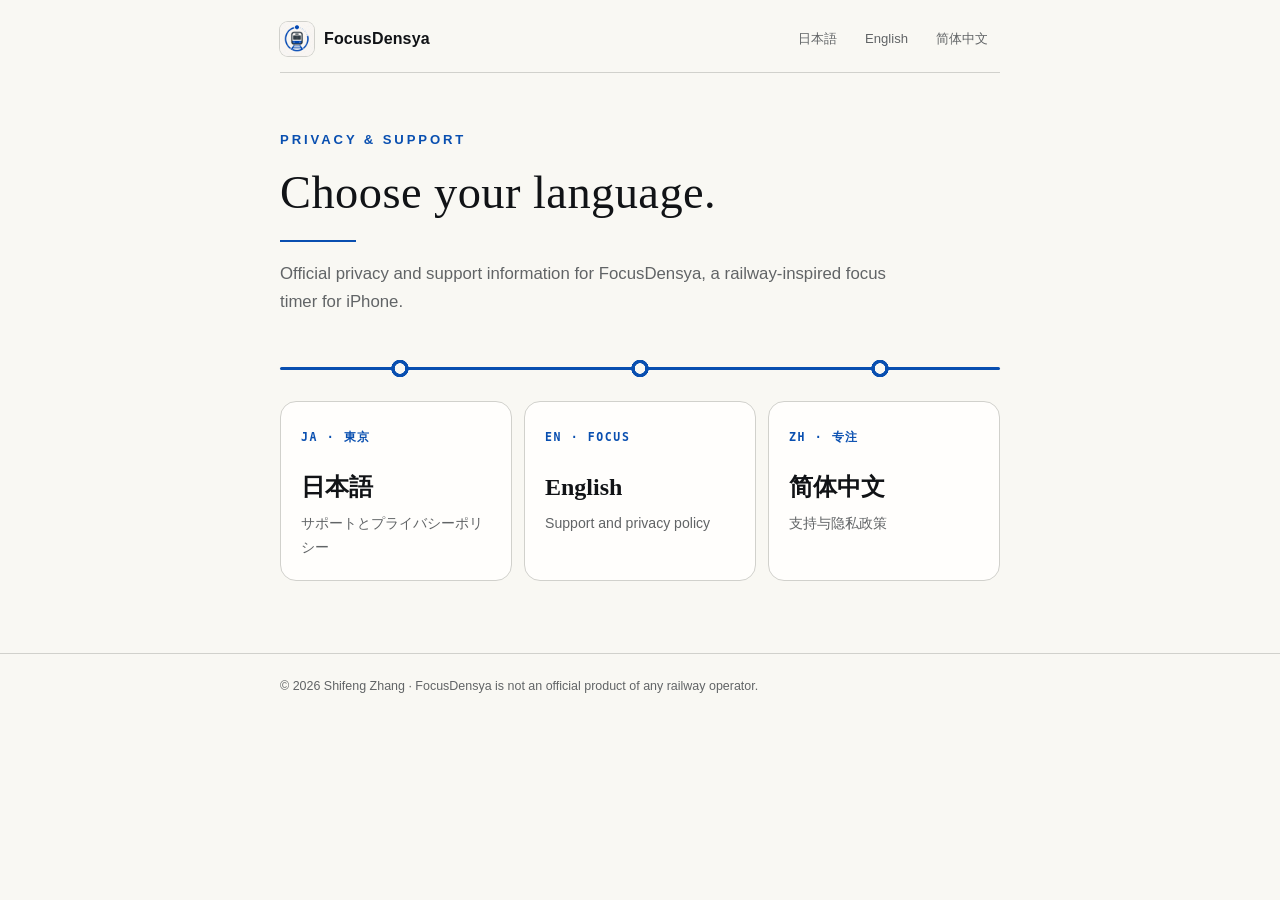
<file: index.html>
<!doctype html>
<html lang="en">
<head>
  <meta charset="utf-8">
  <meta name="viewport" content="width=device-width, initial-scale=1">
  <meta name="description" content="Privacy and support information for FocusDensya, a railway-inspired focus timer.">
  <title>FocusDensya — Privacy & Support</title>
  <link rel="stylesheet" href="styles.css">
  <link rel="icon" href="app-icon.png"><link rel="apple-touch-icon" href="app-icon.png">
  <meta name="theme-color" content="#f9f8f3" media="(prefers-color-scheme: light)"><meta name="theme-color" content="#131517" media="(prefers-color-scheme: dark)">
</head>
<body>
  <header class="shell topbar">
    <a class="brand" href="./"><img class="brand-mark" src="app-icon.png" alt="" width="34" height="34">FocusDensya</a>
    <nav class="languages" aria-label="Languages">
      <a href="ja/support/">日本語</a><a href="en/support/">English</a><a href="zh-hans/support/">简体中文</a>
    </nav>
  </header>
  <main class="shell">
    <p class="eyebrow">Privacy & Support</p>
    <h1>Choose your language.</h1>
    <p class="lede">Official privacy and support information for FocusDensya, a railway-inspired focus timer for iPhone.</p>
    <div class="rail-line" aria-hidden="true"></div>
    <section class="cards" aria-label="Choose language">
      <a class="card" href="ja/support/"><span class="code">JA · 東京</span><h2>日本語</h2><p>サポートとプライバシーポリシー</p></a>
      <a class="card" href="en/support/"><span class="code">EN · FOCUS</span><h2>English</h2><p>Support and privacy policy</p></a>
      <a class="card" href="zh-hans/support/"><span class="code">ZH · 专注</span><h2>简体中文</h2><p>支持与隐私政策</p></a>
    </section>
  </main>
  <footer><div class="shell">© 2026 Shifeng Zhang · FocusDensya is not an official product of any railway operator.</div></footer>
</body>
</html>
</file>
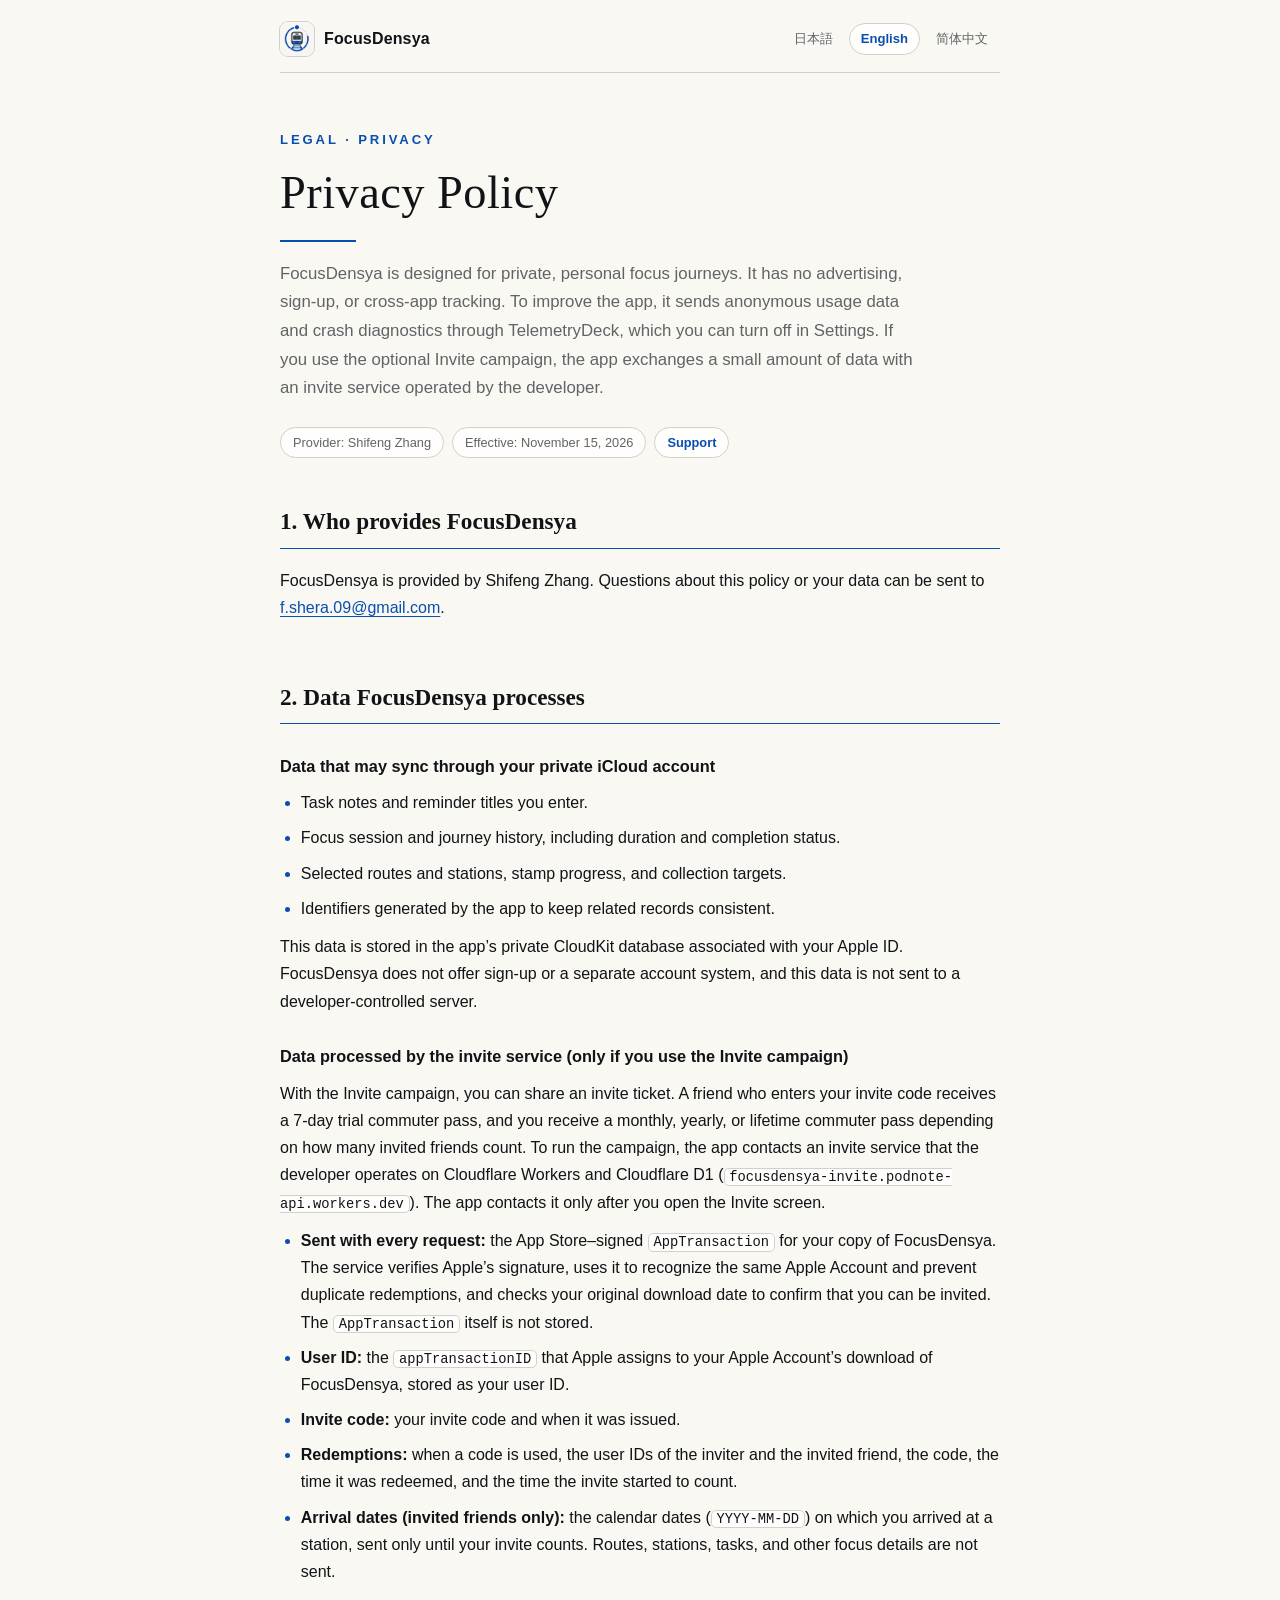
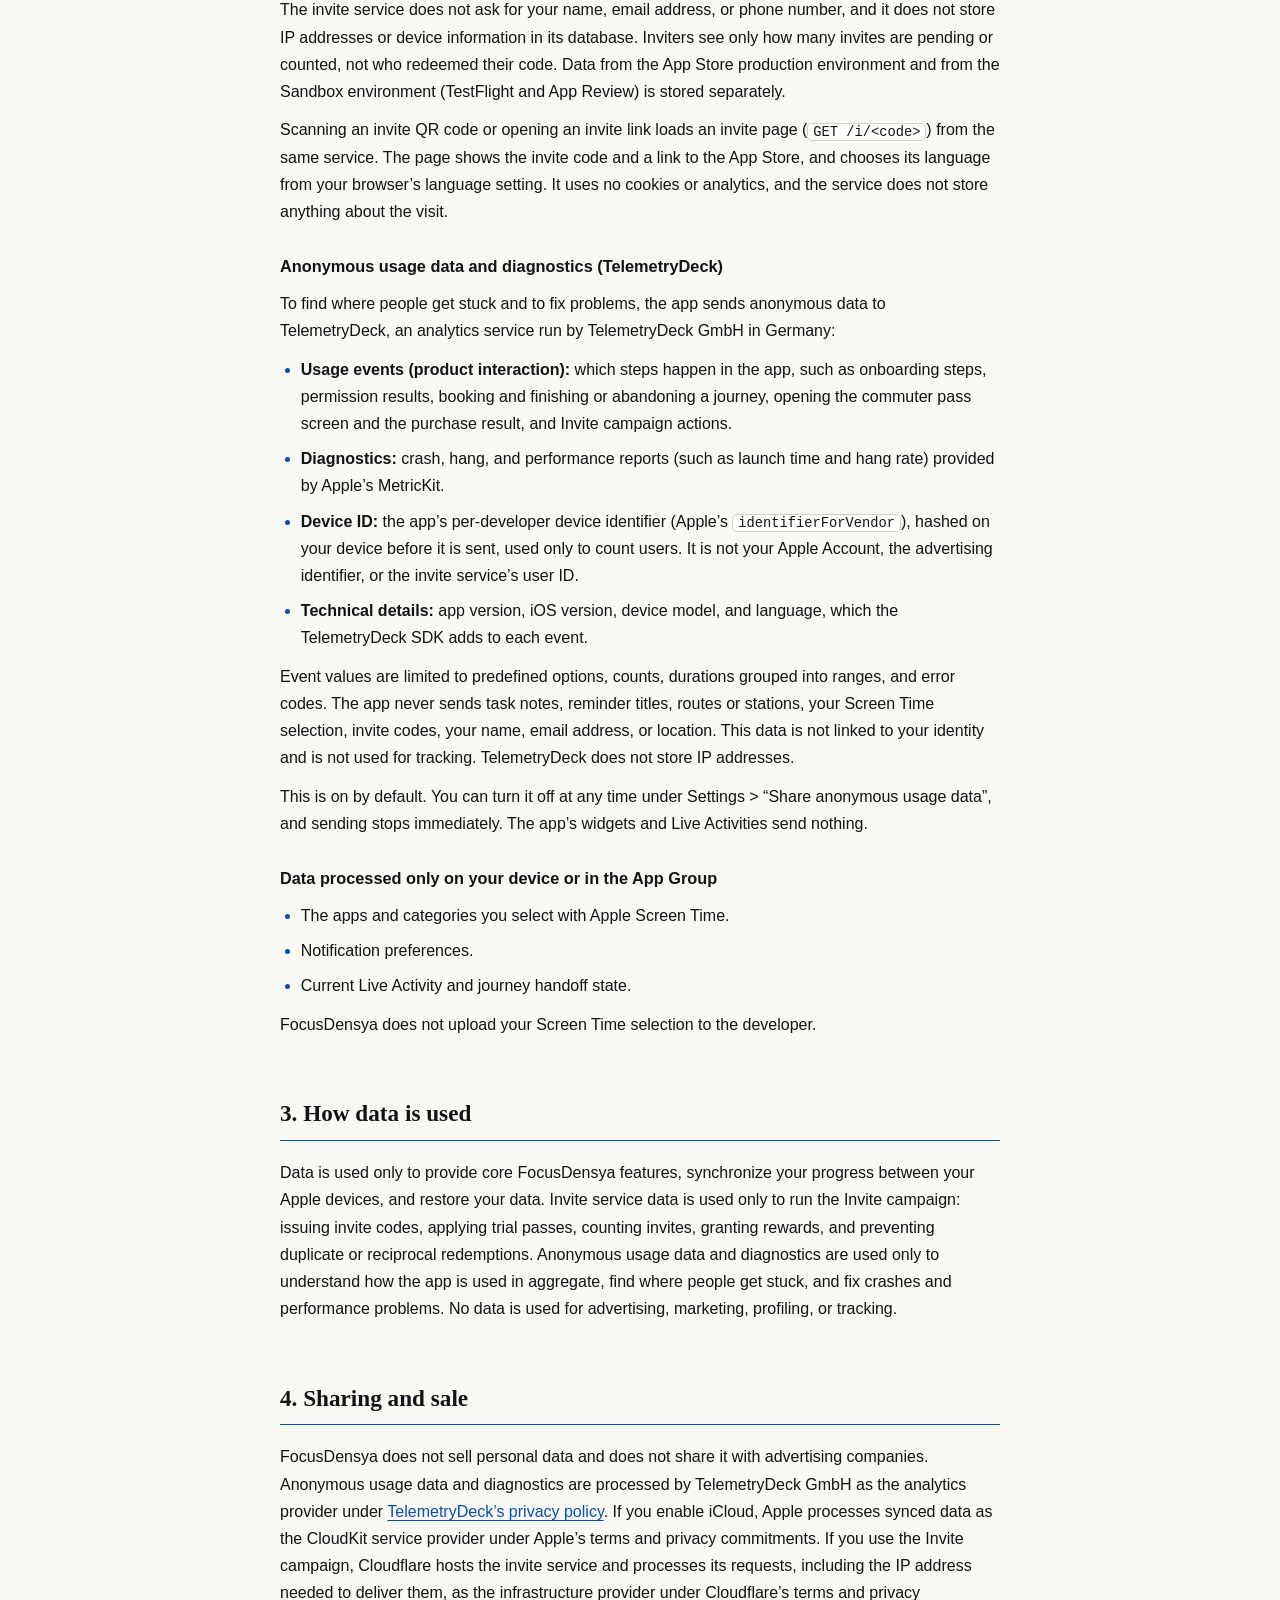
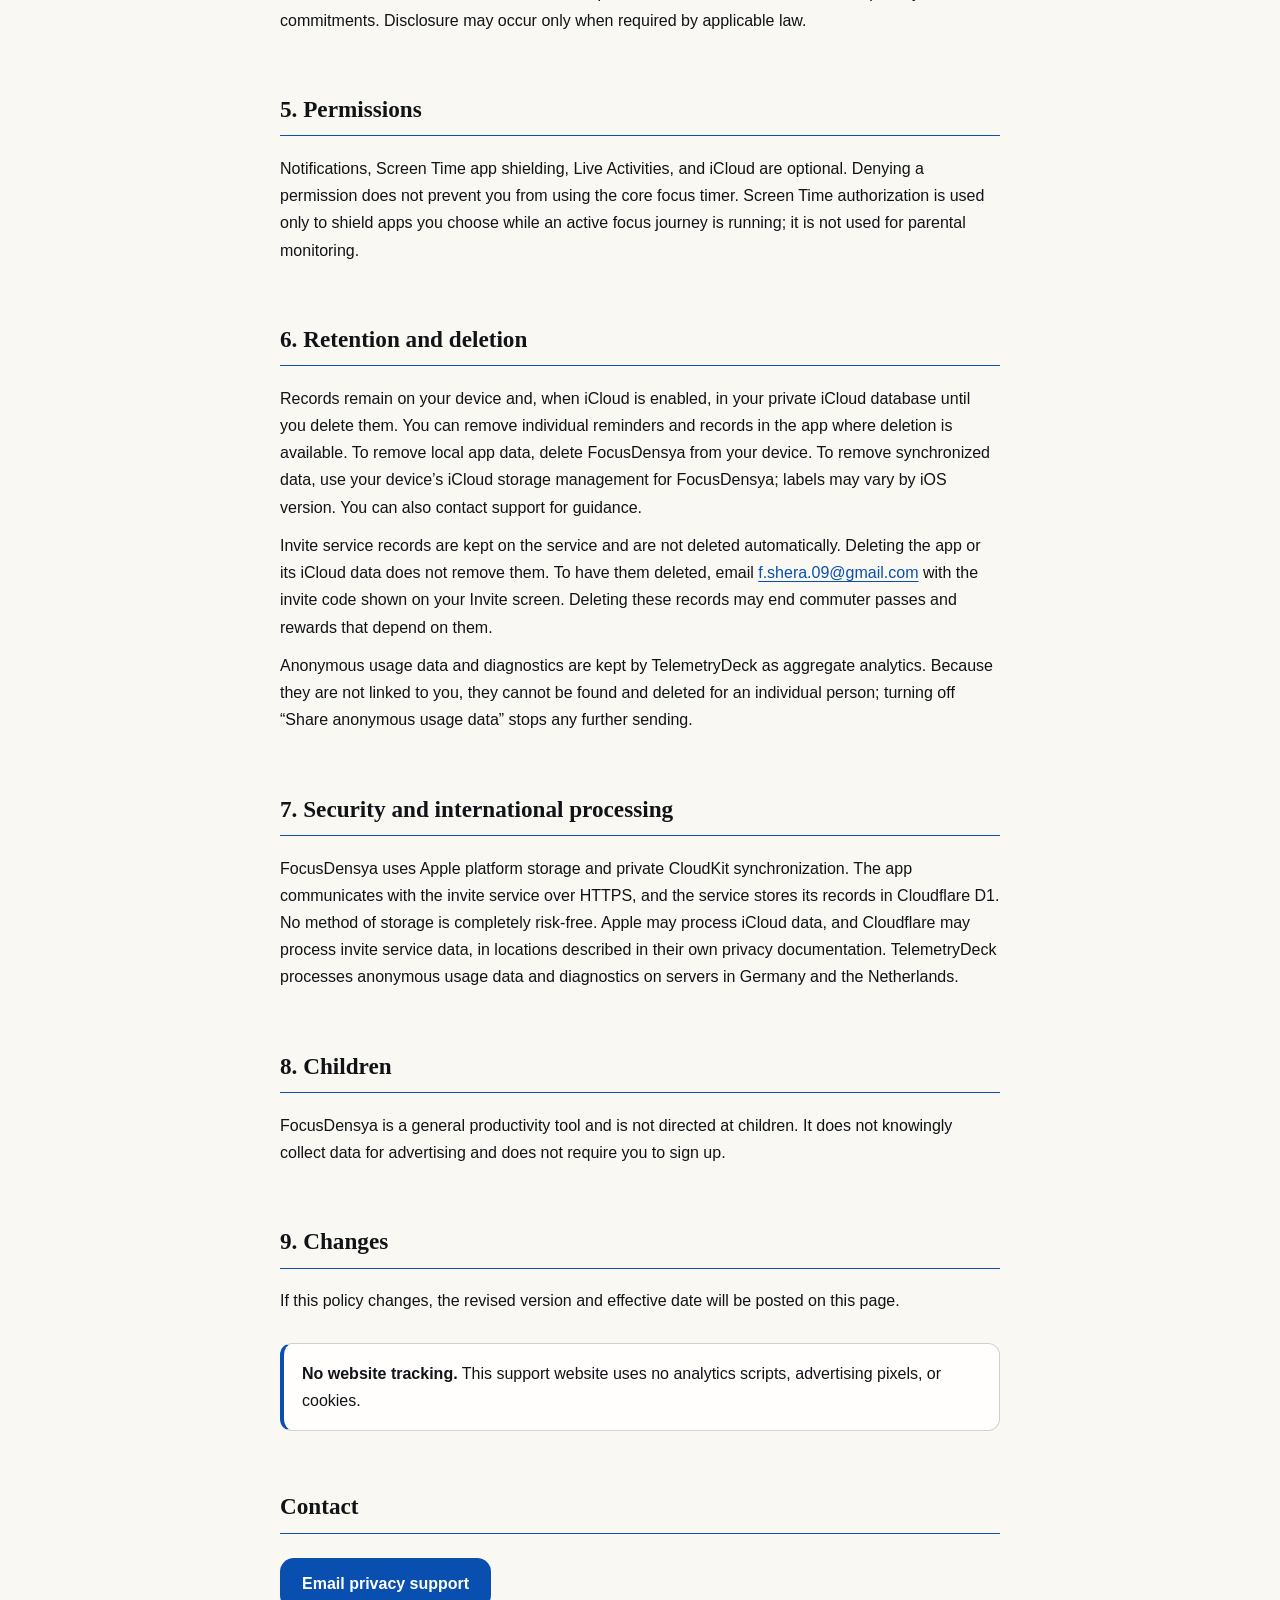
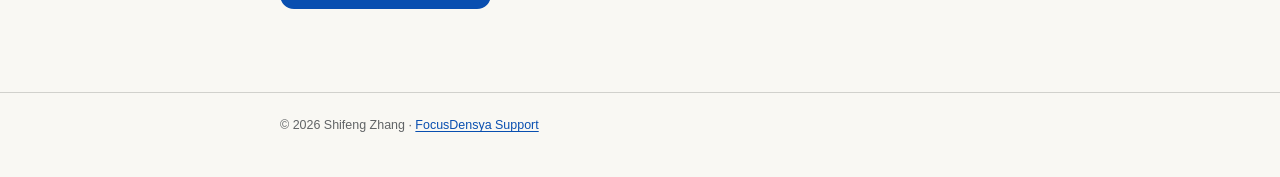
<file: en/privacy/index.html>
<!doctype html>
<html lang="en">
<head>
  <meta charset="utf-8"><meta name="viewport" content="width=device-width, initial-scale=1">
  <meta name="description" content="Privacy Policy for FocusDensya."><title>Privacy Policy — FocusDensya</title>
  <link rel="stylesheet" href="../../styles.css">
  <link rel="icon" href="../../app-icon.png"><link rel="apple-touch-icon" href="../../app-icon.png">
  <meta name="theme-color" content="#f9f8f3" media="(prefers-color-scheme: light)"><meta name="theme-color" content="#131517" media="(prefers-color-scheme: dark)">
</head>
<body>
  <header class="shell topbar">
    <a class="brand" href="../../"><img class="brand-mark" src="../../app-icon.png" alt="" width="34" height="34">FocusDensya</a>
    <nav class="languages" aria-label="Languages"><a href="../../ja/privacy/">日本語</a><a href="./" aria-current="page">English</a><a href="../../zh-hans/privacy/">简体中文</a></nav>
  </header>
  <main class="shell document">
    <p class="eyebrow">Legal · Privacy</p><h1>Privacy Policy</h1>
    <p class="lede">FocusDensya is designed for private, personal focus journeys. It has no advertising, sign-up, or cross-app tracking. To improve the app, it sends anonymous usage data and crash diagnostics through TelemetryDeck, which you can turn off in Settings. If you use the optional Invite campaign, the app exchanges a small amount of data with an invite service operated by the developer.</p>
    <div class="doc-meta"><span>Provider: Shifeng Zhang</span><span>Effective: November 15, 2026</span><a href="../support/">Support</a></div>
    <article class="content">
      <h2>1. Who provides FocusDensya</h2>
      <p>FocusDensya is provided by Shifeng Zhang. Questions about this policy or your data can be sent to <a href="mailto:f.shera.09@gmail.com">f.shera.09@gmail.com</a>.</p>

      <h2>2. Data FocusDensya processes</h2>
      <h3>Data that may sync through your private iCloud account</h3>
      <ul>
        <li>Task notes and reminder titles you enter.</li>
        <li>Focus session and journey history, including duration and completion status.</li>
        <li>Selected routes and stations, stamp progress, and collection targets.</li>
        <li>Identifiers generated by the app to keep related records consistent.</li>
      </ul>
      <p>This data is stored in the app’s private CloudKit database associated with your Apple ID. FocusDensya does not offer sign-up or a separate account system, and this data is not sent to a developer-controlled server.</p>

      <h3>Data processed by the invite service (only if you use the Invite campaign)</h3>
      <p>With the Invite campaign, you can share an invite ticket. A friend who enters your invite code receives a 7-day trial commuter pass, and you receive a monthly, yearly, or lifetime commuter pass depending on how many invited friends count. To run the campaign, the app contacts an invite service that the developer operates on Cloudflare Workers and Cloudflare D1 (<code>focusdensya-invite.podnote-api.workers.dev</code>). The app contacts it only after you open the Invite screen.</p>
      <ul>
        <li><strong>Sent with every request:</strong> the App Store–signed <code>AppTransaction</code> for your copy of FocusDensya. The service verifies Apple’s signature, uses it to recognize the same Apple Account and prevent duplicate redemptions, and checks your original download date to confirm that you can be invited. The <code>AppTransaction</code> itself is not stored.</li>
        <li><strong>User ID:</strong> the <code>appTransactionID</code> that Apple assigns to your Apple Account’s download of FocusDensya, stored as your user ID.</li>
        <li><strong>Invite code:</strong> your invite code and when it was issued.</li>
        <li><strong>Redemptions:</strong> when a code is used, the user IDs of the inviter and the invited friend, the code, the time it was redeemed, and the time the invite started to count.</li>
        <li><strong>Arrival dates (invited friends only):</strong> the calendar dates (<code>YYYY-MM-DD</code>) on which you arrived at a station, sent only until your invite counts. Routes, stations, tasks, and other focus details are not sent.</li>
      </ul>
      <p>The invite service does not ask for your name, email address, or phone number, and it does not store IP addresses or device information in its database. Inviters see only how many invites are pending or counted, not who redeemed their code. Data from the App Store production environment and from the Sandbox environment (TestFlight and App Review) is stored separately.</p>
      <p>Scanning an invite QR code or opening an invite link loads an invite page (<code>GET /i/&lt;code&gt;</code>) from the same service. The page shows the invite code and a link to the App Store, and chooses its language from your browser’s language setting. It uses no cookies or analytics, and the service does not store anything about the visit.</p>

      <h3>Anonymous usage data and diagnostics (TelemetryDeck)</h3>
      <p>To find where people get stuck and to fix problems, the app sends anonymous data to TelemetryDeck, an analytics service run by TelemetryDeck GmbH in Germany:</p>
      <ul>
        <li><strong>Usage events (product interaction):</strong> which steps happen in the app, such as onboarding steps, permission results, booking and finishing or abandoning a journey, opening the commuter pass screen and the purchase result, and Invite campaign actions.</li>
        <li><strong>Diagnostics:</strong> crash, hang, and performance reports (such as launch time and hang rate) provided by Apple’s MetricKit.</li>
        <li><strong>Device ID:</strong> the app’s per-developer device identifier (Apple’s <code>identifierForVendor</code>), hashed on your device before it is sent, used only to count users. It is not your Apple Account, the advertising identifier, or the invite service’s user ID.</li>
        <li><strong>Technical details:</strong> app version, iOS version, device model, and language, which the TelemetryDeck SDK adds to each event.</li>
      </ul>
      <p>Event values are limited to predefined options, counts, durations grouped into ranges, and error codes. The app never sends task notes, reminder titles, routes or stations, your Screen Time selection, invite codes, your name, email address, or location. This data is not linked to your identity and is not used for tracking. TelemetryDeck does not store IP addresses.</p>
      <p>This is on by default. You can turn it off at any time under Settings &gt; “Share anonymous usage data”, and sending stops immediately. The app’s widgets and Live Activities send nothing.</p>

      <h3>Data processed only on your device or in the App Group</h3>
      <ul>
        <li>The apps and categories you select with Apple Screen Time.</li>
        <li>Notification preferences.</li>
        <li>Current Live Activity and journey handoff state.</li>
      </ul>
      <p>FocusDensya does not upload your Screen Time selection to the developer.</p>

      <h2>3. How data is used</h2>
      <p>Data is used only to provide core FocusDensya features, synchronize your progress between your Apple devices, and restore your data. Invite service data is used only to run the Invite campaign: issuing invite codes, applying trial passes, counting invites, granting rewards, and preventing duplicate or reciprocal redemptions. Anonymous usage data and diagnostics are used only to understand how the app is used in aggregate, find where people get stuck, and fix crashes and performance problems. No data is used for advertising, marketing, profiling, or tracking.</p>

      <h2>4. Sharing and sale</h2>
      <p>FocusDensya does not sell personal data and does not share it with advertising companies. Anonymous usage data and diagnostics are processed by TelemetryDeck GmbH as the analytics provider under <a href="https://telemetrydeck.com/privacy/">TelemetryDeck’s privacy policy</a>. If you enable iCloud, Apple processes synced data as the CloudKit service provider under Apple’s terms and privacy commitments. If you use the Invite campaign, Cloudflare hosts the invite service and processes its requests, including the IP address needed to deliver them, as the infrastructure provider under Cloudflare’s terms and privacy commitments. Disclosure may occur only when required by applicable law.</p>

      <h2>5. Permissions</h2>
      <p>Notifications, Screen Time app shielding, Live Activities, and iCloud are optional. Denying a permission does not prevent you from using the core focus timer. Screen Time authorization is used only to shield apps you choose while an active focus journey is running; it is not used for parental monitoring.</p>

      <h2>6. Retention and deletion</h2>
      <p>Records remain on your device and, when iCloud is enabled, in your private iCloud database until you delete them. You can remove individual reminders and records in the app where deletion is available. To remove local app data, delete FocusDensya from your device. To remove synchronized data, use your device’s iCloud storage management for FocusDensya; labels may vary by iOS version. You can also contact support for guidance.</p>
      <p>Invite service records are kept on the service and are not deleted automatically. Deleting the app or its iCloud data does not remove them. To have them deleted, email <a href="mailto:f.shera.09@gmail.com">f.shera.09@gmail.com</a> with the invite code shown on your Invite screen. Deleting these records may end commuter passes and rewards that depend on them.</p>
      <p>Anonymous usage data and diagnostics are kept by TelemetryDeck as aggregate analytics. Because they are not linked to you, they cannot be found and deleted for an individual person; turning off “Share anonymous usage data” stops any further sending.</p>

      <h2>7. Security and international processing</h2>
      <p>FocusDensya uses Apple platform storage and private CloudKit synchronization. The app communicates with the invite service over HTTPS, and the service stores its records in Cloudflare D1. No method of storage is completely risk-free. Apple may process iCloud data, and Cloudflare may process invite service data, in locations described in their own privacy documentation. TelemetryDeck processes anonymous usage data and diagnostics on servers in Germany and the Netherlands.</p>

      <h2>8. Children</h2>
      <p>FocusDensya is a general productivity tool and is not directed at children. It does not knowingly collect data for advertising and does not require you to sign up.</p>

      <h2>9. Changes</h2>
      <p>If this policy changes, the revised version and effective date will be posted on this page.</p>
      <div class="notice"><strong>No website tracking.</strong> This support website uses no analytics scripts, advertising pixels, or cookies.</div>
      <h2>Contact</h2><p><a class="contact" href="mailto:f.shera.09@gmail.com?subject=FocusDensya%20Privacy">Email privacy support</a></p>
    </article>
  </main>
  <footer><div class="shell">© 2026 Shifeng Zhang · <a href="../support/">FocusDensya Support</a></div></footer>
</body>
</html>
</file>
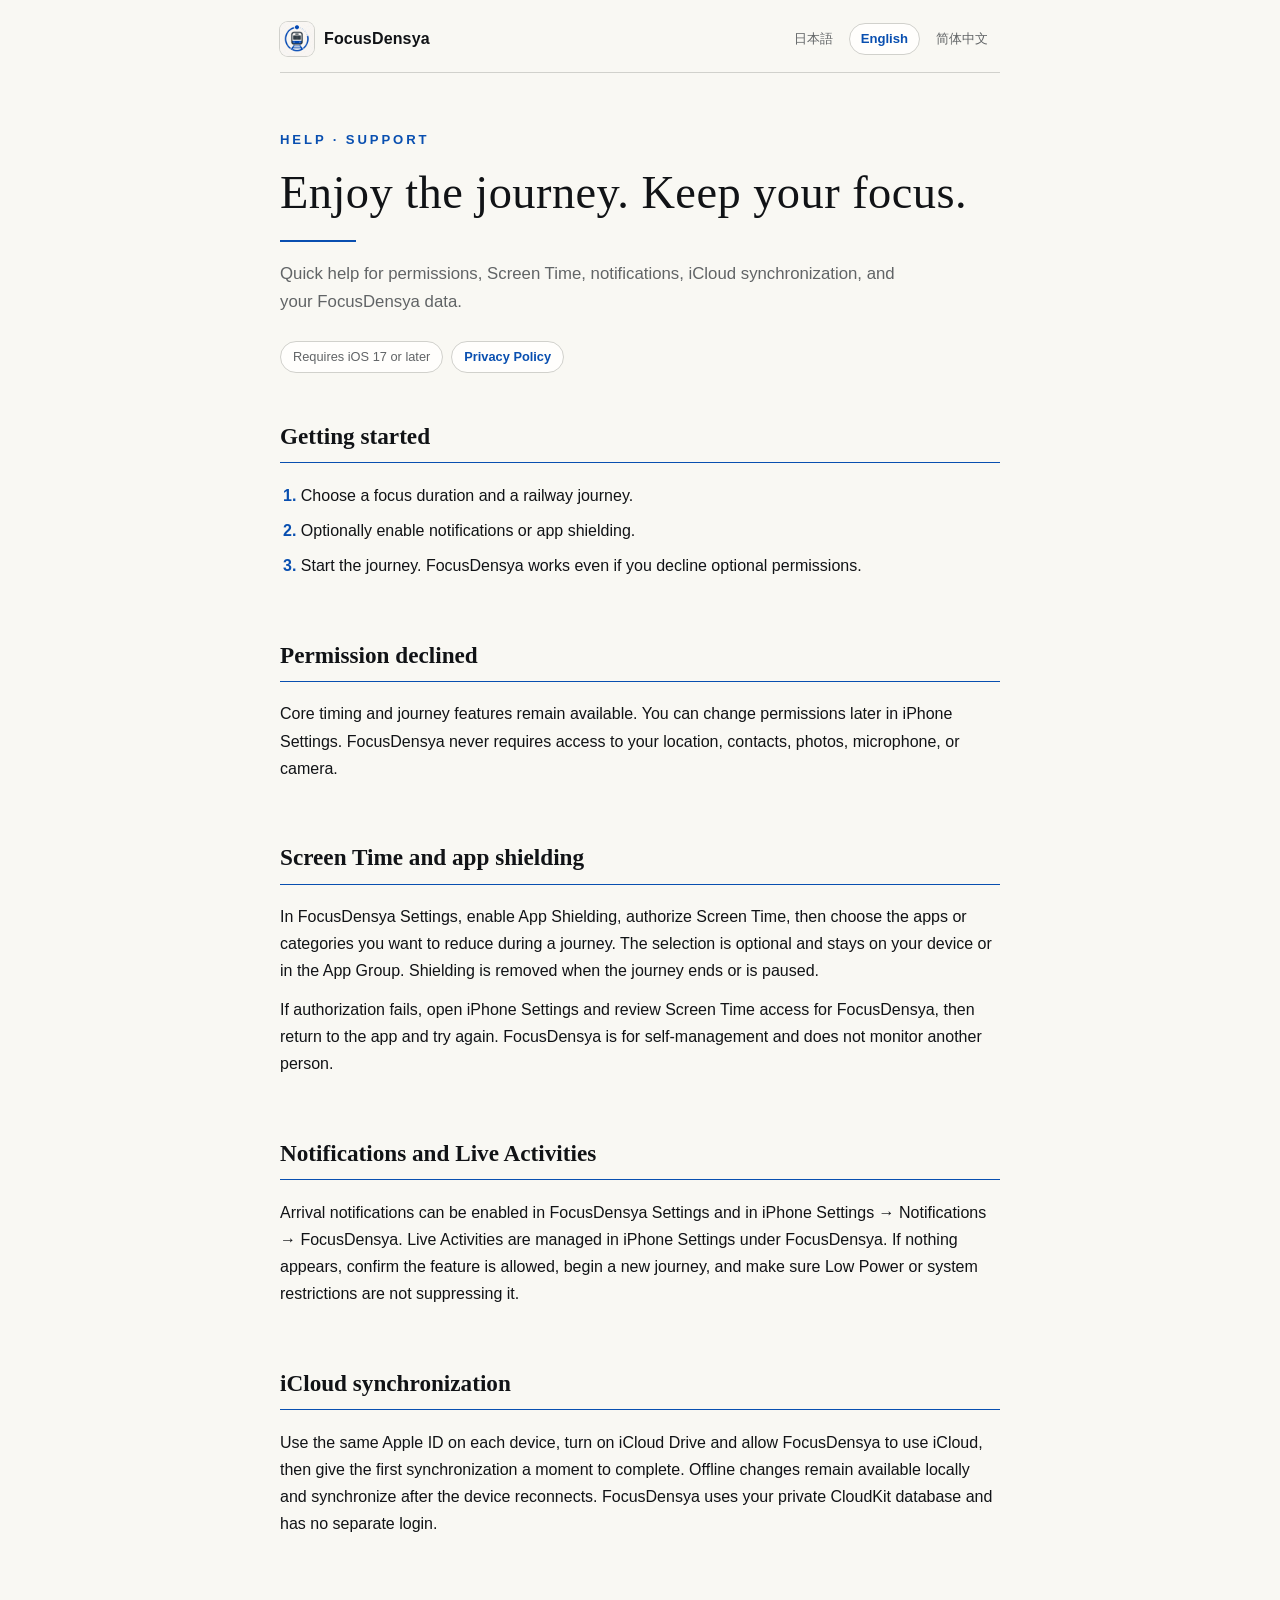
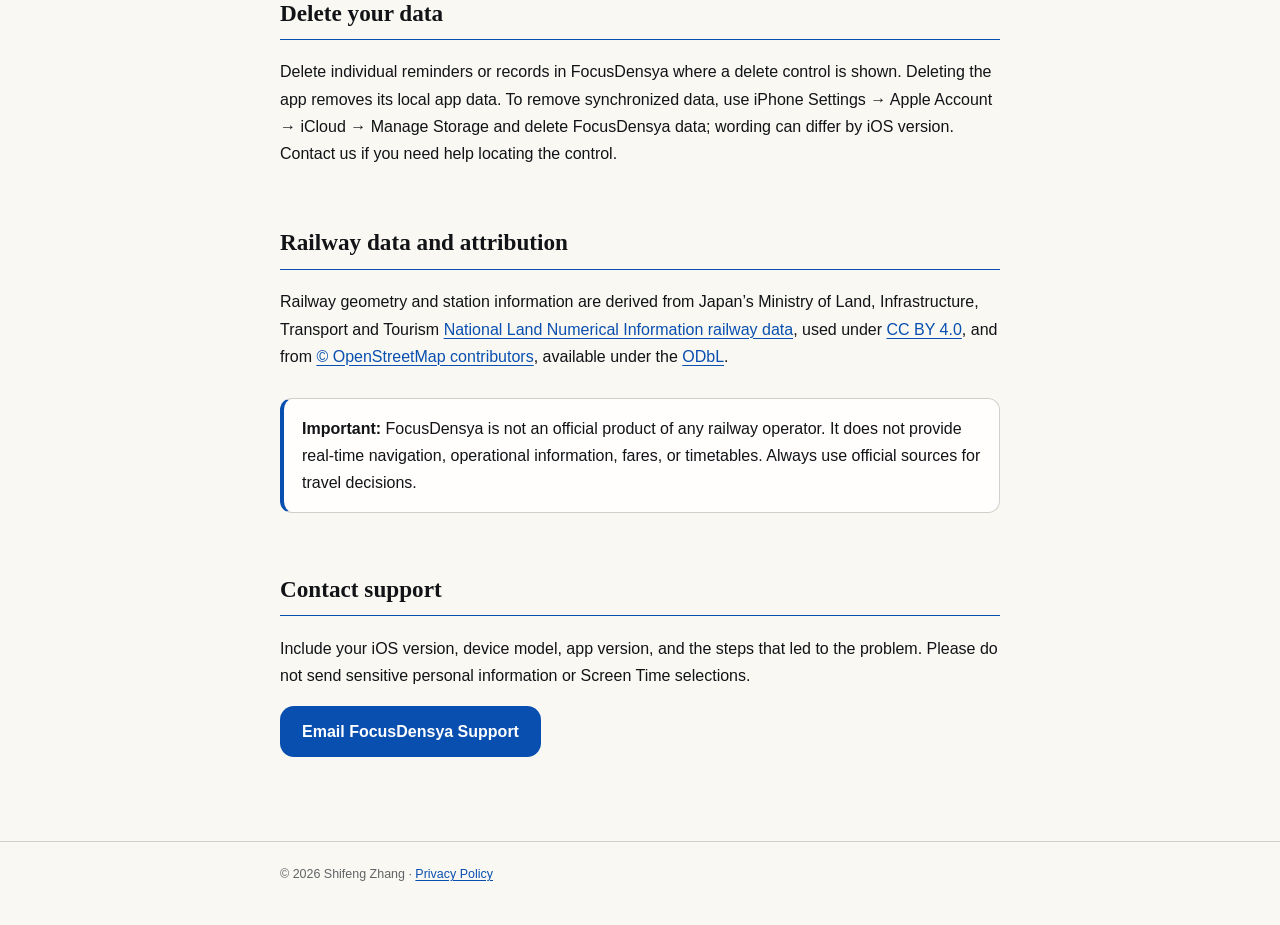
<file: en/support/index.html>
<!doctype html>
<html lang="en">
<head>
  <meta charset="utf-8"><meta name="viewport" content="width=device-width, initial-scale=1">
  <meta name="description" content="Help and support for FocusDensya."><title>Support — FocusDensya</title>
  <link rel="stylesheet" href="../../styles.css">
  <link rel="icon" href="../../app-icon.png"><link rel="apple-touch-icon" href="../../app-icon.png">
  <meta name="theme-color" content="#f9f8f3" media="(prefers-color-scheme: light)"><meta name="theme-color" content="#131517" media="(prefers-color-scheme: dark)">
</head>
<body>
  <header class="shell topbar">
    <a class="brand" href="../../"><img class="brand-mark" src="../../app-icon.png" alt="" width="34" height="34">FocusDensya</a>
    <nav class="languages" aria-label="Languages"><a href="../../ja/support/">日本語</a><a href="./" aria-current="page">English</a><a href="../../zh-hans/support/">简体中文</a></nav>
  </header>
  <main class="shell document">
    <p class="eyebrow">Help · Support</p><h1>Enjoy the journey. Keep your focus.</h1>
    <p class="lede">Quick help for permissions, Screen Time, notifications, iCloud synchronization, and your FocusDensya data.</p>
    <div class="doc-meta"><span>Requires iOS 17 or later</span><a href="../privacy/">Privacy Policy</a></div>
    <article class="content">
      <h2>Getting started</h2>
      <ol><li>Choose a focus duration and a railway journey.</li><li>Optionally enable notifications or app shielding.</li><li>Start the journey. FocusDensya works even if you decline optional permissions.</li></ol>

      <h2>Permission declined</h2>
      <p>Core timing and journey features remain available. You can change permissions later in iPhone Settings. FocusDensya never requires access to your location, contacts, photos, microphone, or camera.</p>

      <h2>Screen Time and app shielding</h2>
      <p>In FocusDensya Settings, enable App Shielding, authorize Screen Time, then choose the apps or categories you want to reduce during a journey. The selection is optional and stays on your device or in the App Group. Shielding is removed when the journey ends or is paused.</p>
      <p>If authorization fails, open iPhone Settings and review Screen Time access for FocusDensya, then return to the app and try again. FocusDensya is for self-management and does not monitor another person.</p>

      <h2>Notifications and Live Activities</h2>
      <p>Arrival notifications can be enabled in FocusDensya Settings and in iPhone Settings → Notifications → FocusDensya. Live Activities are managed in iPhone Settings under FocusDensya. If nothing appears, confirm the feature is allowed, begin a new journey, and make sure Low Power or system restrictions are not suppressing it.</p>

      <h2>iCloud synchronization</h2>
      <p>Use the same Apple ID on each device, turn on iCloud Drive and allow FocusDensya to use iCloud, then give the first synchronization a moment to complete. Offline changes remain available locally and synchronize after the device reconnects. FocusDensya uses your private CloudKit database and has no separate login.</p>

      <h2>Delete your data</h2>
      <p>Delete individual reminders or records in FocusDensya where a delete control is shown. Deleting the app removes its local app data. To remove synchronized data, use iPhone Settings → Apple Account → iCloud → Manage Storage and delete FocusDensya data; wording can differ by iOS version. Contact us if you need help locating the control.</p>

      <h2>Railway data and attribution</h2>
      <p>Railway geometry and station information are derived from Japan’s Ministry of Land, Infrastructure, Transport and Tourism <a href="https://nlftp.mlit.go.jp/ksj/gml/datalist/KsjTmplt-N02-2025.html">National Land Numerical Information railway data</a>, used under <a href="https://creativecommons.org/licenses/by/4.0/">CC BY 4.0</a>, and from <a href="https://www.openstreetmap.org/copyright">© OpenStreetMap contributors</a>, available under the <a href="https://opendatacommons.org/licenses/odbl/1-0/">ODbL</a>.</p>
      <div class="notice"><strong>Important:</strong> FocusDensya is not an official product of any railway operator. It does not provide real-time navigation, operational information, fares, or timetables. Always use official sources for travel decisions.</div>

      <h2>Contact support</h2>
      <p>Include your iOS version, device model, app version, and the steps that led to the problem. Please do not send sensitive personal information or Screen Time selections.</p>
      <p><a class="contact" href="mailto:f.shera.09@gmail.com?subject=FocusDensya%20Support">Email FocusDensya Support</a></p>
    </article>
  </main>
  <footer><div class="shell">© 2026 Shifeng Zhang · <a href="../privacy/">Privacy Policy</a></div></footer>
</body>
</html>
</file>
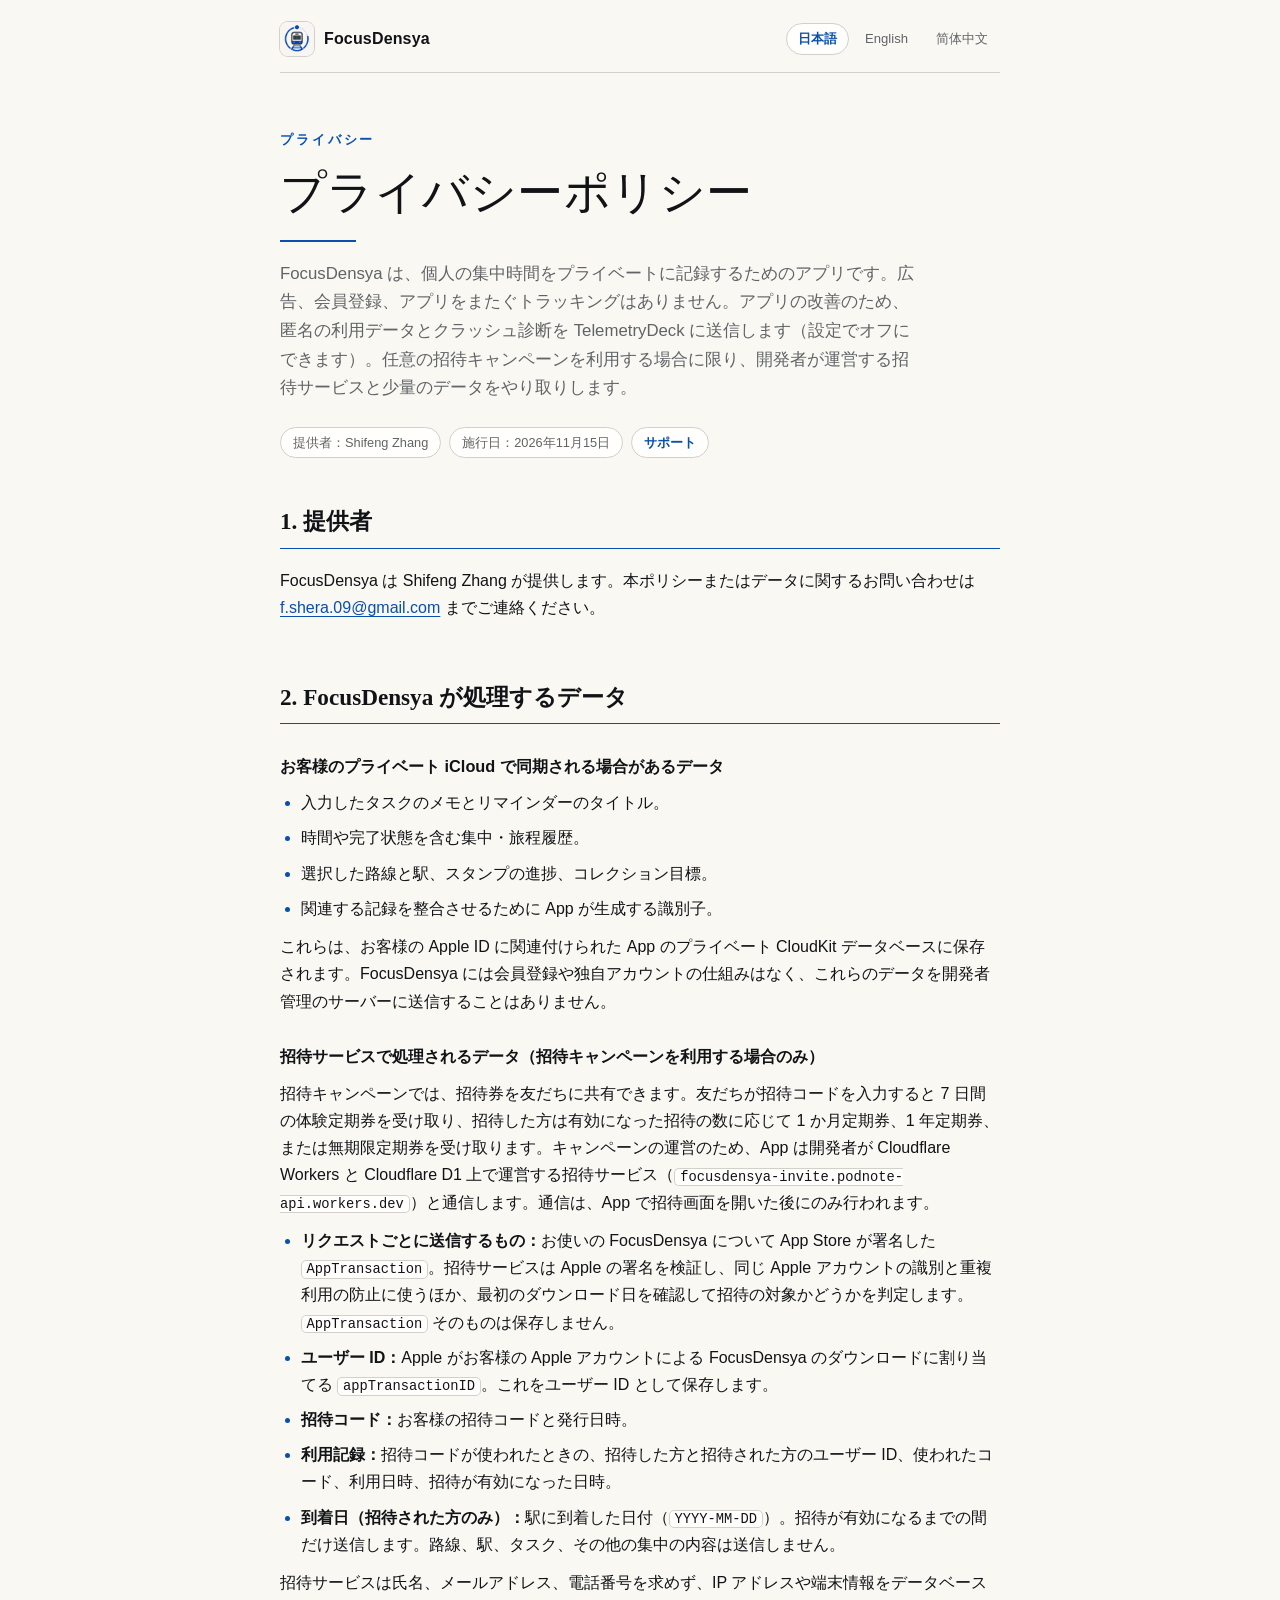
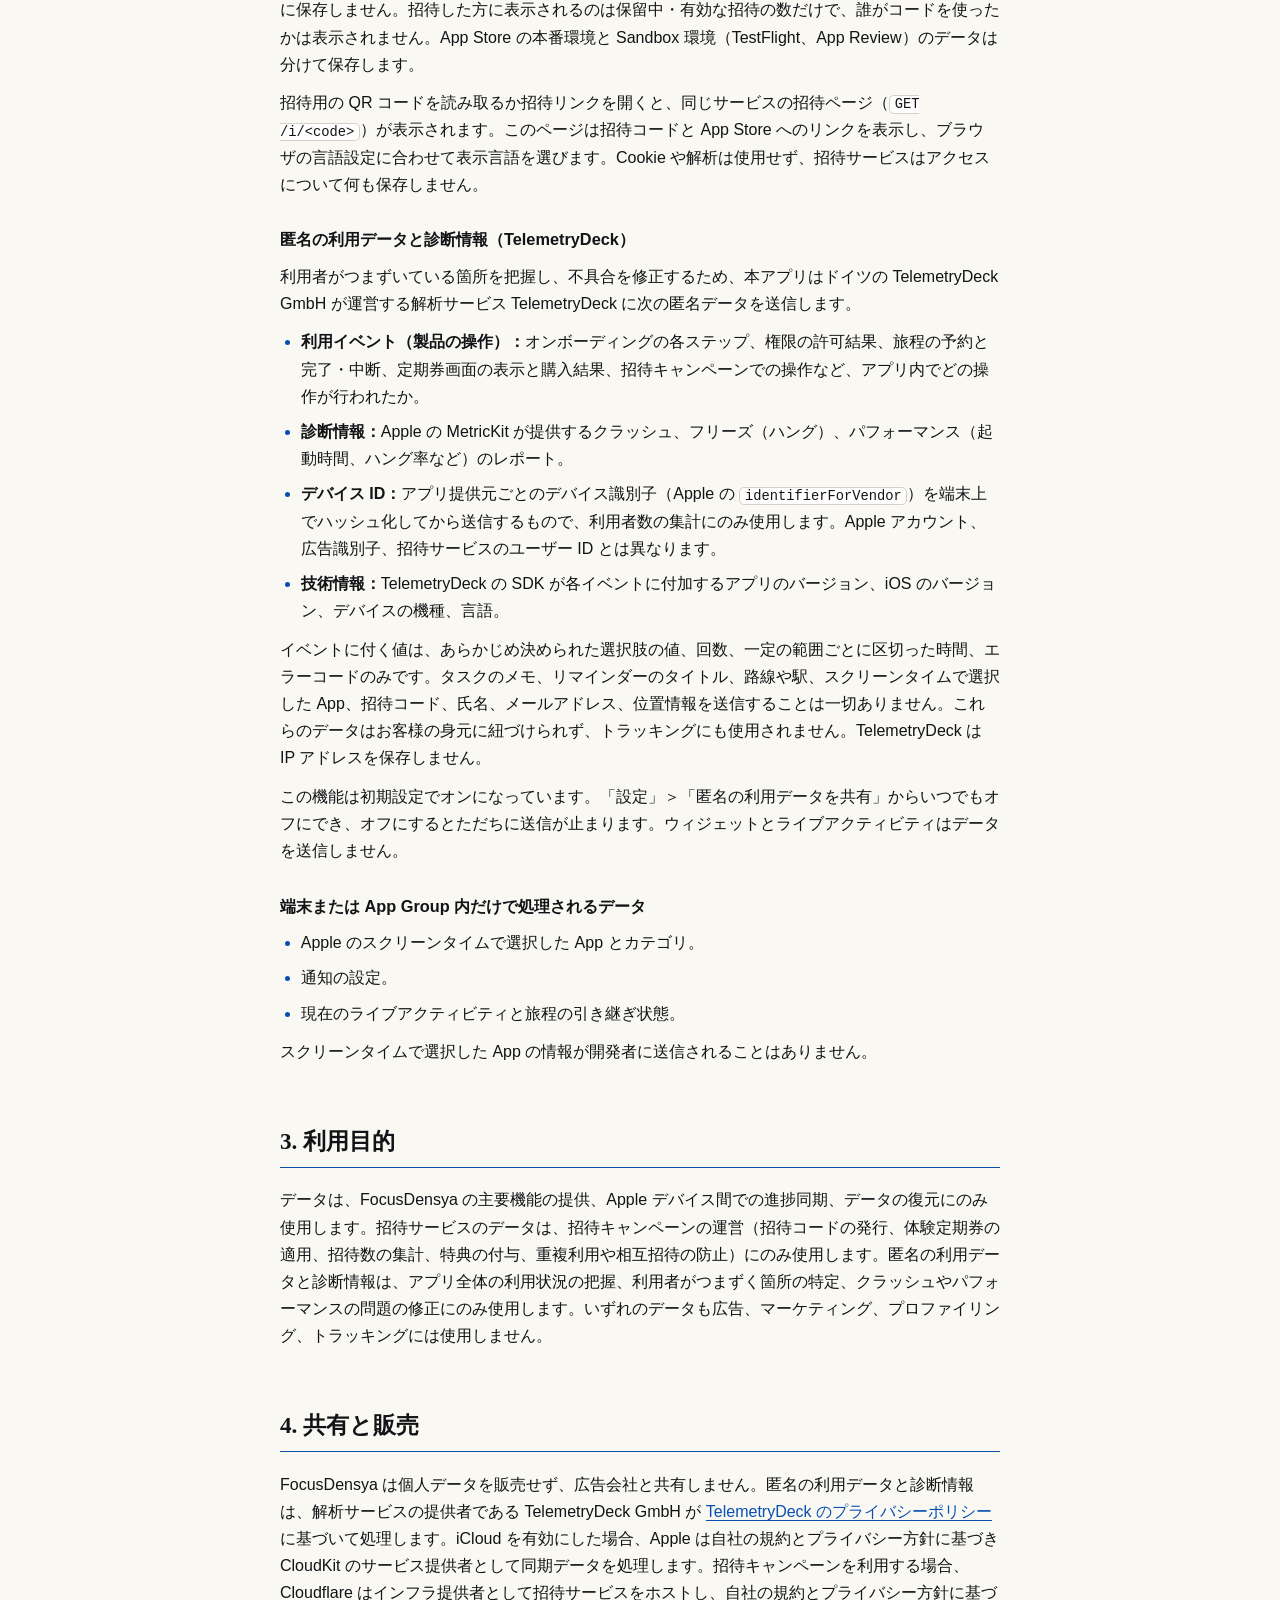
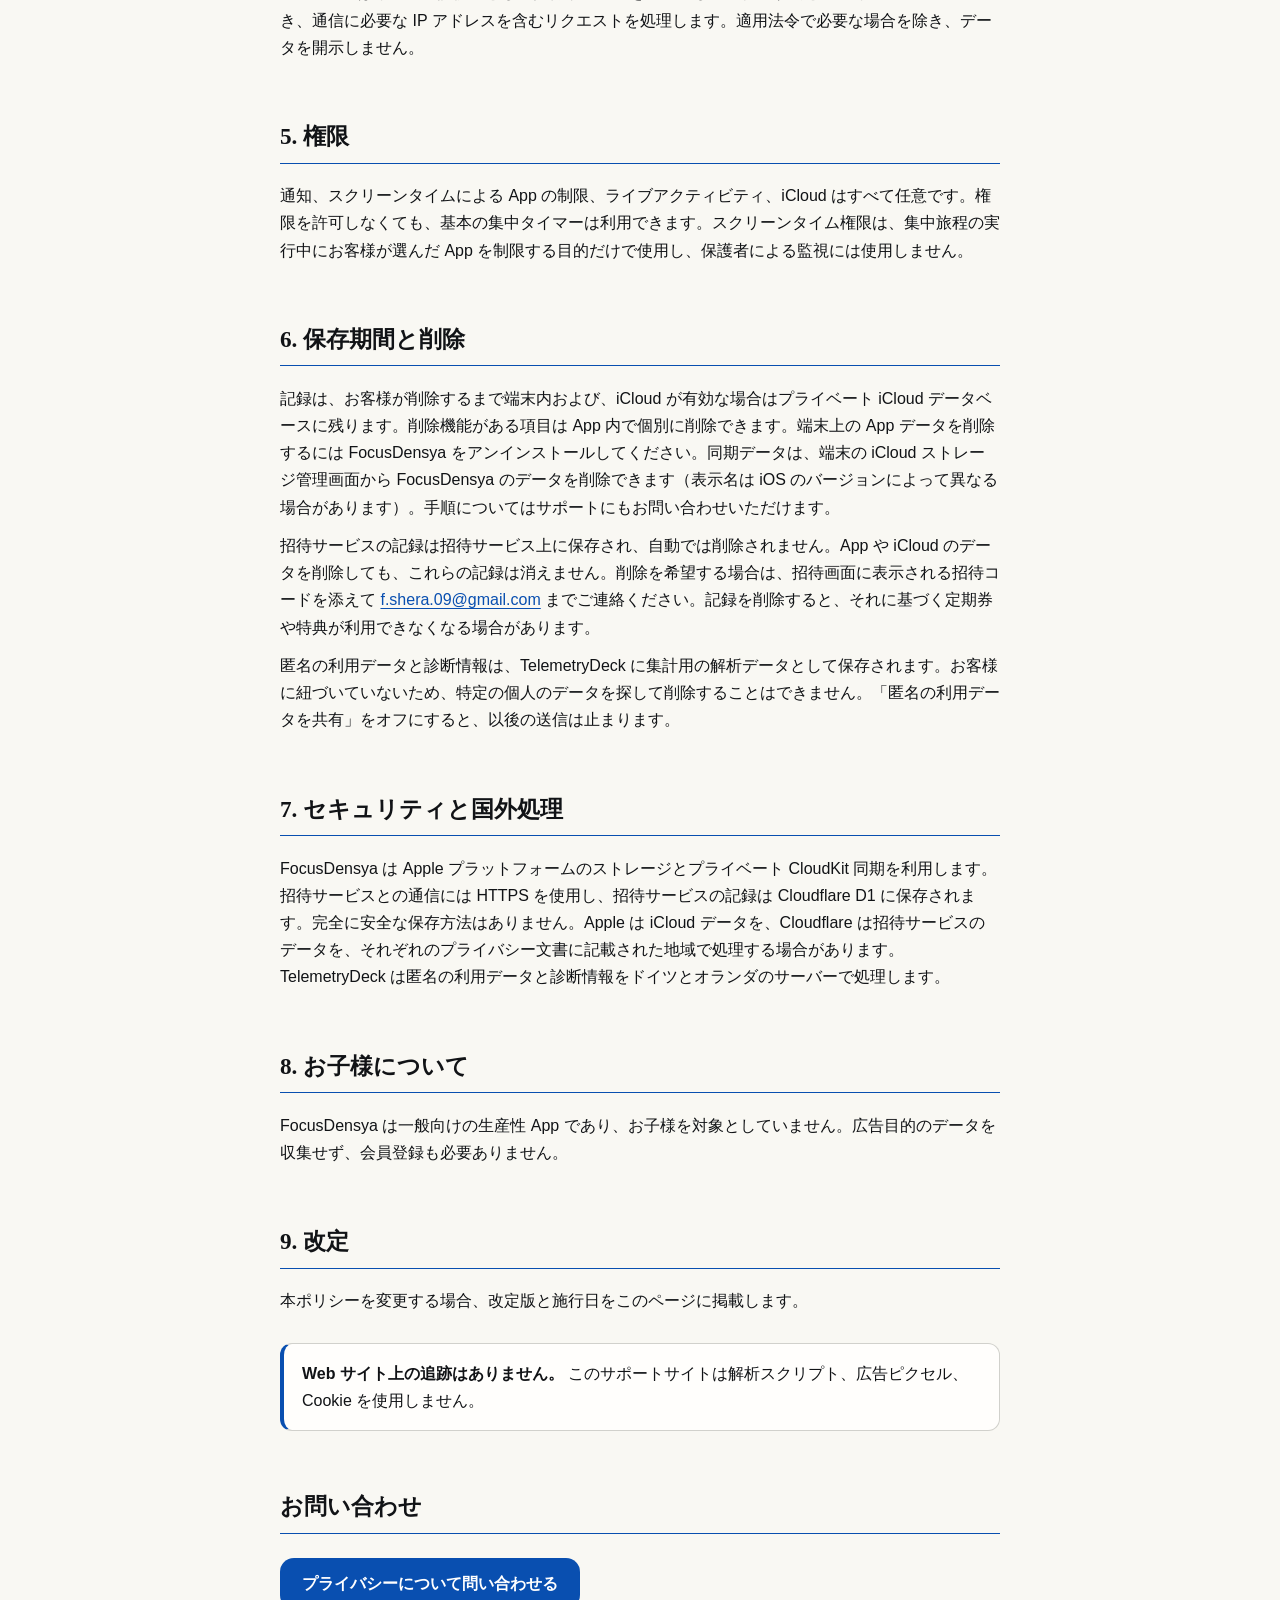
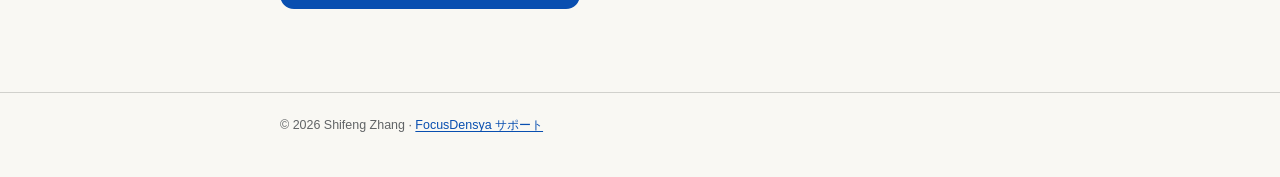
<file: ja/privacy/index.html>
<!doctype html>
<html lang="ja">
<head>
  <meta charset="utf-8"><meta name="viewport" content="width=device-width, initial-scale=1">
  <meta name="description" content="FocusDensya のプライバシーポリシー"><title>プライバシーポリシー — FocusDensya</title>
  <link rel="stylesheet" href="../../styles.css">
  <link rel="icon" href="../../app-icon.png"><link rel="apple-touch-icon" href="../../app-icon.png">
  <meta name="theme-color" content="#f9f8f3" media="(prefers-color-scheme: light)"><meta name="theme-color" content="#131517" media="(prefers-color-scheme: dark)">
</head>
<body>
  <header class="shell topbar">
    <a class="brand" href="../../"><img class="brand-mark" src="../../app-icon.png" alt="" width="34" height="34">FocusDensya</a>
    <nav class="languages" aria-label="言語"><a href="./" aria-current="page">日本語</a><a href="../../en/privacy/">English</a><a href="../../zh-hans/privacy/">简体中文</a></nav>
  </header>
  <main class="shell document">
    <p class="eyebrow">プライバシー</p><h1>プライバシーポリシー</h1>
    <p class="lede">FocusDensya は、個人の集中時間をプライベートに記録するためのアプリです。広告、会員登録、アプリをまたぐトラッキングはありません。アプリの改善のため、匿名の利用データとクラッシュ診断を TelemetryDeck に送信します（設定でオフにできます）。任意の招待キャンペーンを利用する場合に限り、開発者が運営する招待サービスと少量のデータをやり取りします。</p>
    <div class="doc-meta"><span>提供者：Shifeng Zhang</span><span>施行日：2026年11月15日</span><a href="../support/">サポート</a></div>
    <article class="content">
      <h2>1. 提供者</h2>
      <p>FocusDensya は Shifeng Zhang が提供します。本ポリシーまたはデータに関するお問い合わせは <a href="mailto:f.shera.09@gmail.com">f.shera.09@gmail.com</a> までご連絡ください。</p>

      <h2>2. FocusDensya が処理するデータ</h2>
      <h3>お客様のプライベート iCloud で同期される場合があるデータ</h3>
      <ul>
        <li>入力したタスクのメモとリマインダーのタイトル。</li>
        <li>時間や完了状態を含む集中・旅程履歴。</li>
        <li>選択した路線と駅、スタンプの進捗、コレクション目標。</li>
        <li>関連する記録を整合させるために App が生成する識別子。</li>
      </ul>
      <p>これらは、お客様の Apple ID に関連付けられた App のプライベート CloudKit データベースに保存されます。FocusDensya には会員登録や独自アカウントの仕組みはなく、これらのデータを開発者管理のサーバーに送信することはありません。</p>

      <h3>招待サービスで処理されるデータ（招待キャンペーンを利用する場合のみ）</h3>
      <p>招待キャンペーンでは、招待券を友だちに共有できます。友だちが招待コードを入力すると 7 日間の体験定期券を受け取り、招待した方は有効になった招待の数に応じて 1 か月定期券、1 年定期券、または無期限定期券を受け取ります。キャンペーンの運営のため、App は開発者が Cloudflare Workers と Cloudflare D1 上で運営する招待サービス（<code>focusdensya-invite.podnote-api.workers.dev</code>）と通信します。通信は、App で招待画面を開いた後にのみ行われます。</p>
      <ul>
        <li><strong>リクエストごとに送信するもの：</strong>お使いの FocusDensya について App Store が署名した <code>AppTransaction</code>。招待サービスは Apple の署名を検証し、同じ Apple アカウントの識別と重複利用の防止に使うほか、最初のダウンロード日を確認して招待の対象かどうかを判定します。<code>AppTransaction</code> そのものは保存しません。</li>
        <li><strong>ユーザー ID：</strong>Apple がお客様の Apple アカウントによる FocusDensya のダウンロードに割り当てる <code>appTransactionID</code>。これをユーザー ID として保存します。</li>
        <li><strong>招待コード：</strong>お客様の招待コードと発行日時。</li>
        <li><strong>利用記録：</strong>招待コードが使われたときの、招待した方と招待された方のユーザー ID、使われたコード、利用日時、招待が有効になった日時。</li>
        <li><strong>到着日（招待された方のみ）：</strong>駅に到着した日付（<code>YYYY-MM-DD</code>）。招待が有効になるまでの間だけ送信します。路線、駅、タスク、その他の集中の内容は送信しません。</li>
      </ul>
      <p>招待サービスは氏名、メールアドレス、電話番号を求めず、IP アドレスや端末情報をデータベースに保存しません。招待した方に表示されるのは保留中・有効な招待の数だけで、誰がコードを使ったかは表示されません。App Store の本番環境と Sandbox 環境（TestFlight、App Review）のデータは分けて保存します。</p>
      <p>招待用の QR コードを読み取るか招待リンクを開くと、同じサービスの招待ページ（<code>GET /i/&lt;code&gt;</code>）が表示されます。このページは招待コードと App Store へのリンクを表示し、ブラウザの言語設定に合わせて表示言語を選びます。Cookie や解析は使用せず、招待サービスはアクセスについて何も保存しません。</p>

      <h3>匿名の利用データと診断情報（TelemetryDeck）</h3>
      <p>利用者がつまずいている箇所を把握し、不具合を修正するため、本アプリはドイツの TelemetryDeck GmbH が運営する解析サービス TelemetryDeck に次の匿名データを送信します。</p>
      <ul>
        <li><strong>利用イベント（製品の操作）：</strong>オンボーディングの各ステップ、権限の許可結果、旅程の予約と完了・中断、定期券画面の表示と購入結果、招待キャンペーンでの操作など、アプリ内でどの操作が行われたか。</li>
        <li><strong>診断情報：</strong>Apple の MetricKit が提供するクラッシュ、フリーズ（ハング）、パフォーマンス（起動時間、ハング率など）のレポート。</li>
        <li><strong>デバイス ID：</strong>アプリ提供元ごとのデバイス識別子（Apple の <code>identifierForVendor</code>）を端末上でハッシュ化してから送信するもので、利用者数の集計にのみ使用します。Apple アカウント、広告識別子、招待サービスのユーザー ID とは異なります。</li>
        <li><strong>技術情報：</strong>TelemetryDeck の SDK が各イベントに付加するアプリのバージョン、iOS のバージョン、デバイスの機種、言語。</li>
      </ul>
      <p>イベントに付く値は、あらかじめ決められた選択肢の値、回数、一定の範囲ごとに区切った時間、エラーコードのみです。タスクのメモ、リマインダーのタイトル、路線や駅、スクリーンタイムで選択した App、招待コード、氏名、メールアドレス、位置情報を送信することは一切ありません。これらのデータはお客様の身元に紐づけられず、トラッキングにも使用されません。TelemetryDeck は IP アドレスを保存しません。</p>
      <p>この機能は初期設定でオンになっています。「設定」＞「匿名の利用データを共有」からいつでもオフにでき、オフにするとただちに送信が止まります。ウィジェットとライブアクティビティはデータを送信しません。</p>

      <h3>端末または App Group 内だけで処理されるデータ</h3>
      <ul>
        <li>Apple のスクリーンタイムで選択した App とカテゴリ。</li>
        <li>通知の設定。</li>
        <li>現在のライブアクティビティと旅程の引き継ぎ状態。</li>
      </ul>
      <p>スクリーンタイムで選択した App の情報が開発者に送信されることはありません。</p>

      <h2>3. 利用目的</h2>
      <p>データは、FocusDensya の主要機能の提供、Apple デバイス間での進捗同期、データの復元にのみ使用します。招待サービスのデータは、招待キャンペーンの運営（招待コードの発行、体験定期券の適用、招待数の集計、特典の付与、重複利用や相互招待の防止）にのみ使用します。匿名の利用データと診断情報は、アプリ全体の利用状況の把握、利用者がつまずく箇所の特定、クラッシュやパフォーマンスの問題の修正にのみ使用します。いずれのデータも広告、マーケティング、プロファイリング、トラッキングには使用しません。</p>

      <h2>4. 共有と販売</h2>
      <p>FocusDensya は個人データを販売せず、広告会社と共有しません。匿名の利用データと診断情報は、解析サービスの提供者である TelemetryDeck GmbH が <a href="https://telemetrydeck.com/privacy/">TelemetryDeck のプライバシーポリシー</a>に基づいて処理します。iCloud を有効にした場合、Apple は自社の規約とプライバシー方針に基づき CloudKit のサービス提供者として同期データを処理します。招待キャンペーンを利用する場合、Cloudflare はインフラ提供者として招待サービスをホストし、自社の規約とプライバシー方針に基づき、通信に必要な IP アドレスを含むリクエストを処理します。適用法令で必要な場合を除き、データを開示しません。</p>

      <h2>5. 権限</h2>
      <p>通知、スクリーンタイムによる App の制限、ライブアクティビティ、iCloud はすべて任意です。権限を許可しなくても、基本の集中タイマーは利用できます。スクリーンタイム権限は、集中旅程の実行中にお客様が選んだ App を制限する目的だけで使用し、保護者による監視には使用しません。</p>

      <h2>6. 保存期間と削除</h2>
      <p>記録は、お客様が削除するまで端末内および、iCloud が有効な場合はプライベート iCloud データベースに残ります。削除機能がある項目は App 内で個別に削除できます。端末上の App データを削除するには FocusDensya をアンインストールしてください。同期データは、端末の iCloud ストレージ管理画面から FocusDensya のデータを削除できます（表示名は iOS のバージョンによって異なる場合があります）。手順についてはサポートにもお問い合わせいただけます。</p>
      <p>招待サービスの記録は招待サービス上に保存され、自動では削除されません。App や iCloud のデータを削除しても、これらの記録は消えません。削除を希望する場合は、招待画面に表示される招待コードを添えて <a href="mailto:f.shera.09@gmail.com">f.shera.09@gmail.com</a> までご連絡ください。記録を削除すると、それに基づく定期券や特典が利用できなくなる場合があります。</p>
      <p>匿名の利用データと診断情報は、TelemetryDeck に集計用の解析データとして保存されます。お客様に紐づいていないため、特定の個人のデータを探して削除することはできません。「匿名の利用データを共有」をオフにすると、以後の送信は止まります。</p>

      <h2>7. セキュリティと国外処理</h2>
      <p>FocusDensya は Apple プラットフォームのストレージとプライベート CloudKit 同期を利用します。招待サービスとの通信には HTTPS を使用し、招待サービスの記録は Cloudflare D1 に保存されます。完全に安全な保存方法はありません。Apple は iCloud データを、Cloudflare は招待サービスのデータを、それぞれのプライバシー文書に記載された地域で処理する場合があります。TelemetryDeck は匿名の利用データと診断情報をドイツとオランダのサーバーで処理します。</p>

      <h2>8. お子様について</h2>
      <p>FocusDensya は一般向けの生産性 App であり、お子様を対象としていません。広告目的のデータを収集せず、会員登録も必要ありません。</p>

      <h2>9. 改定</h2>
      <p>本ポリシーを変更する場合、改定版と施行日をこのページに掲載します。</p>
      <div class="notice"><strong>Web サイト上の追跡はありません。</strong> このサポートサイトは解析スクリプト、広告ピクセル、Cookie を使用しません。</div>
      <h2>お問い合わせ</h2><p><a class="contact" href="mailto:f.shera.09@gmail.com?subject=FocusDensya%20Privacy">プライバシーについて問い合わせる</a></p>
    </article>
  </main>
  <footer><div class="shell">© 2026 Shifeng Zhang · <a href="../support/">FocusDensya サポート</a></div></footer>
</body>
</html>
</file>
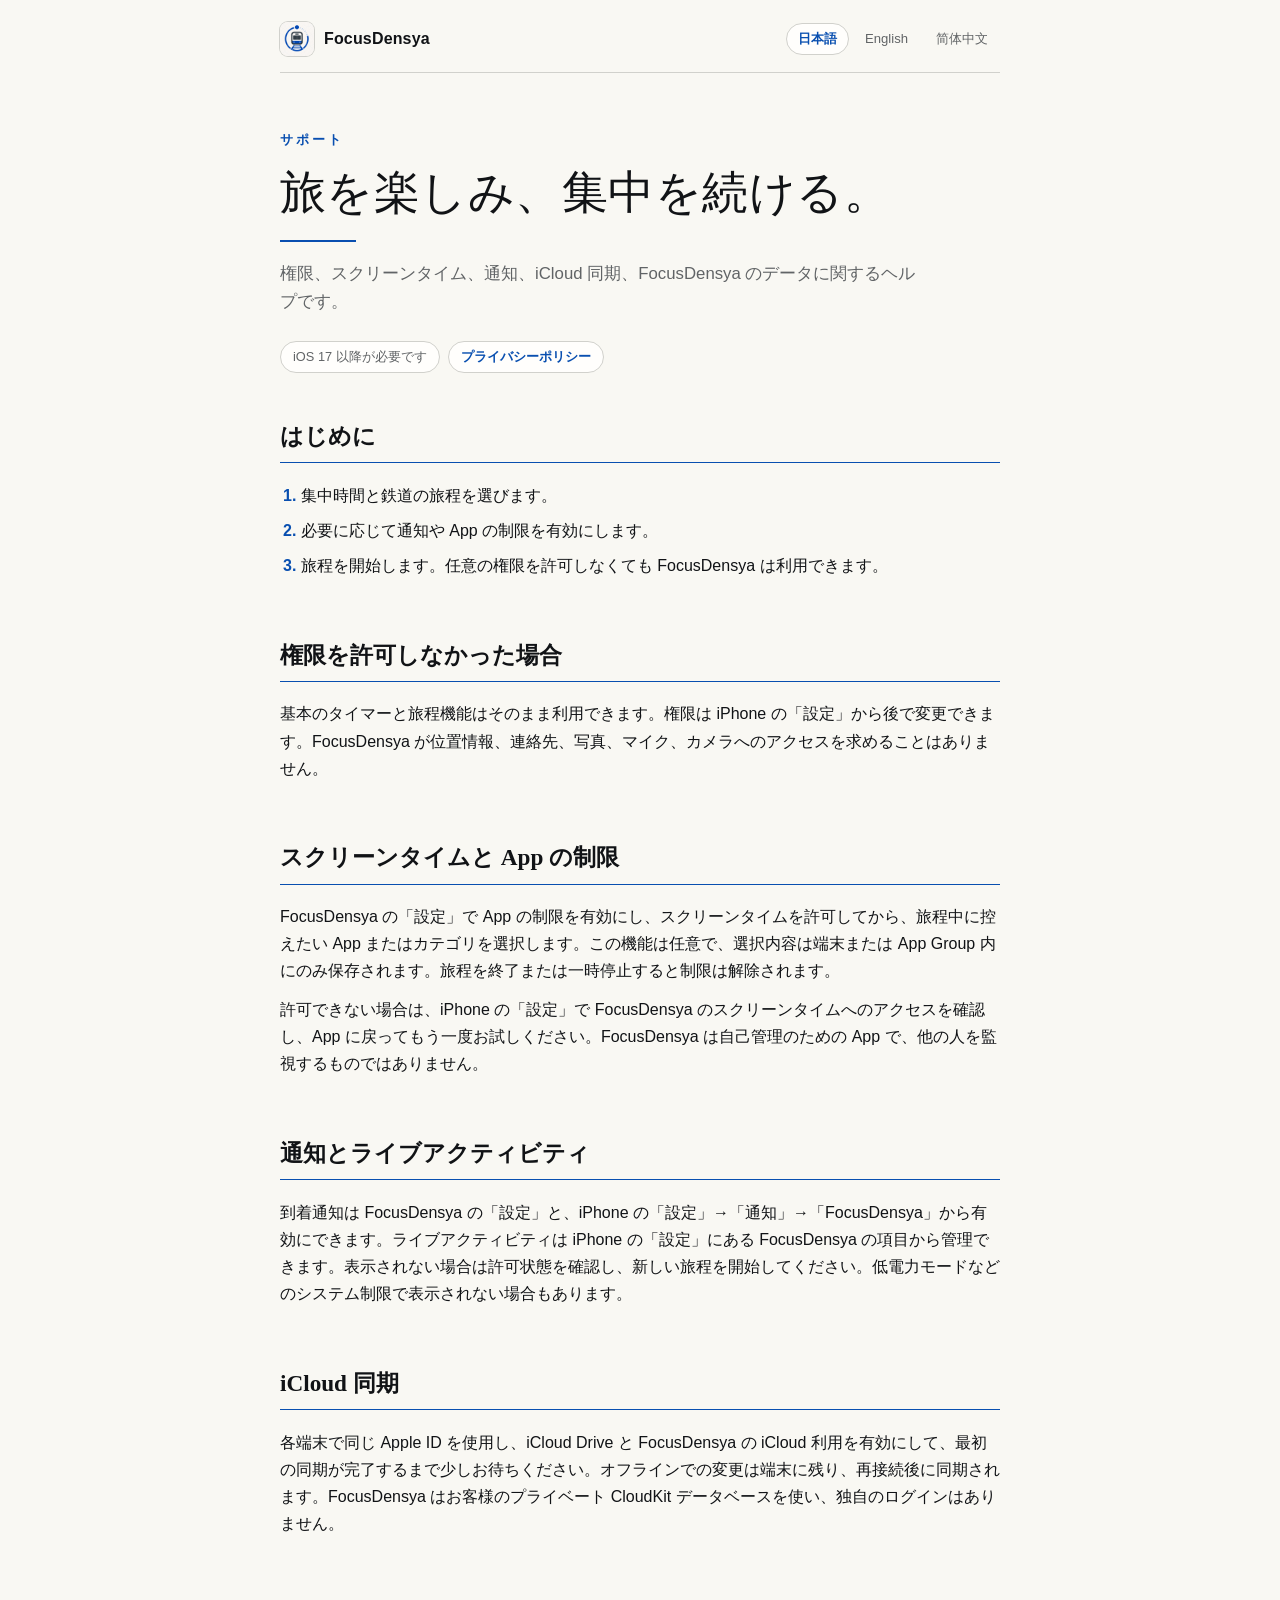
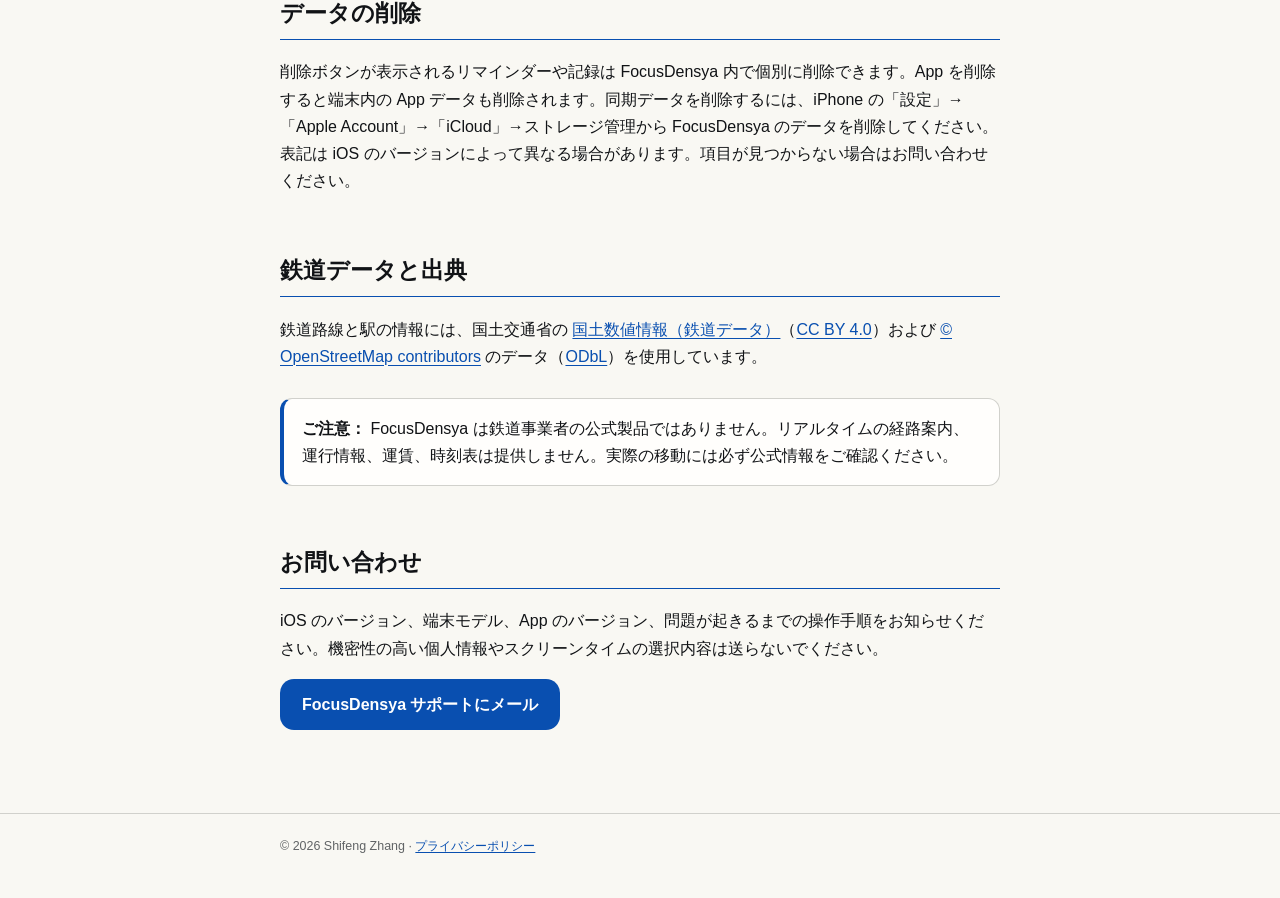
<file: ja/support/index.html>
<!doctype html>
<html lang="ja">
<head>
  <meta charset="utf-8"><meta name="viewport" content="width=device-width, initial-scale=1">
  <meta name="description" content="FocusDensya のヘルプとサポート"><title>サポート — FocusDensya</title>
  <link rel="stylesheet" href="../../styles.css">
  <link rel="icon" href="../../app-icon.png"><link rel="apple-touch-icon" href="../../app-icon.png">
  <meta name="theme-color" content="#f9f8f3" media="(prefers-color-scheme: light)"><meta name="theme-color" content="#131517" media="(prefers-color-scheme: dark)">
</head>
<body>
  <header class="shell topbar">
    <a class="brand" href="../../"><img class="brand-mark" src="../../app-icon.png" alt="" width="34" height="34">FocusDensya</a>
    <nav class="languages" aria-label="言語"><a href="./" aria-current="page">日本語</a><a href="../../en/support/">English</a><a href="../../zh-hans/support/">简体中文</a></nav>
  </header>
  <main class="shell document">
    <p class="eyebrow">サポート</p><h1>旅を楽しみ、集中を続ける。</h1>
    <p class="lede">権限、スクリーンタイム、通知、iCloud 同期、FocusDensya のデータに関するヘルプです。</p>
    <div class="doc-meta"><span>iOS 17 以降が必要です</span><a href="../privacy/">プライバシーポリシー</a></div>
    <article class="content">
      <h2>はじめに</h2>
      <ol><li>集中時間と鉄道の旅程を選びます。</li><li>必要に応じて通知や App の制限を有効にします。</li><li>旅程を開始します。任意の権限を許可しなくても FocusDensya は利用できます。</li></ol>

      <h2>権限を許可しなかった場合</h2>
      <p>基本のタイマーと旅程機能はそのまま利用できます。権限は iPhone の「設定」から後で変更できます。FocusDensya が位置情報、連絡先、写真、マイク、カメラへのアクセスを求めることはありません。</p>

      <h2>スクリーンタイムと App の制限</h2>
      <p>FocusDensya の「設定」で App の制限を有効にし、スクリーンタイムを許可してから、旅程中に控えたい App またはカテゴリを選択します。この機能は任意で、選択内容は端末または App Group 内にのみ保存されます。旅程を終了または一時停止すると制限は解除されます。</p>
      <p>許可できない場合は、iPhone の「設定」で FocusDensya のスクリーンタイムへのアクセスを確認し、App に戻ってもう一度お試しください。FocusDensya は自己管理のための App で、他の人を監視するものではありません。</p>

      <h2>通知とライブアクティビティ</h2>
      <p>到着通知は FocusDensya の「設定」と、iPhone の「設定」→「通知」→「FocusDensya」から有効にできます。ライブアクティビティは iPhone の「設定」にある FocusDensya の項目から管理できます。表示されない場合は許可状態を確認し、新しい旅程を開始してください。低電力モードなどのシステム制限で表示されない場合もあります。</p>

      <h2>iCloud 同期</h2>
      <p>各端末で同じ Apple ID を使用し、iCloud Drive と FocusDensya の iCloud 利用を有効にして、最初の同期が完了するまで少しお待ちください。オフラインでの変更は端末に残り、再接続後に同期されます。FocusDensya はお客様のプライベート CloudKit データベースを使い、独自のログインはありません。</p>

      <h2>データの削除</h2>
      <p>削除ボタンが表示されるリマインダーや記録は FocusDensya 内で個別に削除できます。App を削除すると端末内の App データも削除されます。同期データを削除するには、iPhone の「設定」→「Apple Account」→「iCloud」→ストレージ管理から FocusDensya のデータを削除してください。表記は iOS のバージョンによって異なる場合があります。項目が見つからない場合はお問い合わせください。</p>

      <h2>鉄道データと出典</h2>
      <p>鉄道路線と駅の情報には、国土交通省の <a href="https://nlftp.mlit.go.jp/ksj/gml/datalist/KsjTmplt-N02-2025.html">国土数値情報（鉄道データ）</a>（<a href="https://creativecommons.org/licenses/by/4.0/">CC BY 4.0</a>）および <a href="https://www.openstreetmap.org/copyright">© OpenStreetMap contributors</a> のデータ（<a href="https://opendatacommons.org/licenses/odbl/1-0/">ODbL</a>）を使用しています。</p>
      <div class="notice"><strong>ご注意：</strong> FocusDensya は鉄道事業者の公式製品ではありません。リアルタイムの経路案内、運行情報、運賃、時刻表は提供しません。実際の移動には必ず公式情報をご確認ください。</div>

      <h2>お問い合わせ</h2>
      <p>iOS のバージョン、端末モデル、App のバージョン、問題が起きるまでの操作手順をお知らせください。機密性の高い個人情報やスクリーンタイムの選択内容は送らないでください。</p>
      <p><a class="contact" href="mailto:f.shera.09@gmail.com?subject=FocusDensya%20Support">FocusDensya サポートにメール</a></p>
    </article>
  </main>
  <footer><div class="shell">© 2026 Shifeng Zhang · <a href="../privacy/">プライバシーポリシー</a></div></footer>
</body>
</html>
</file>
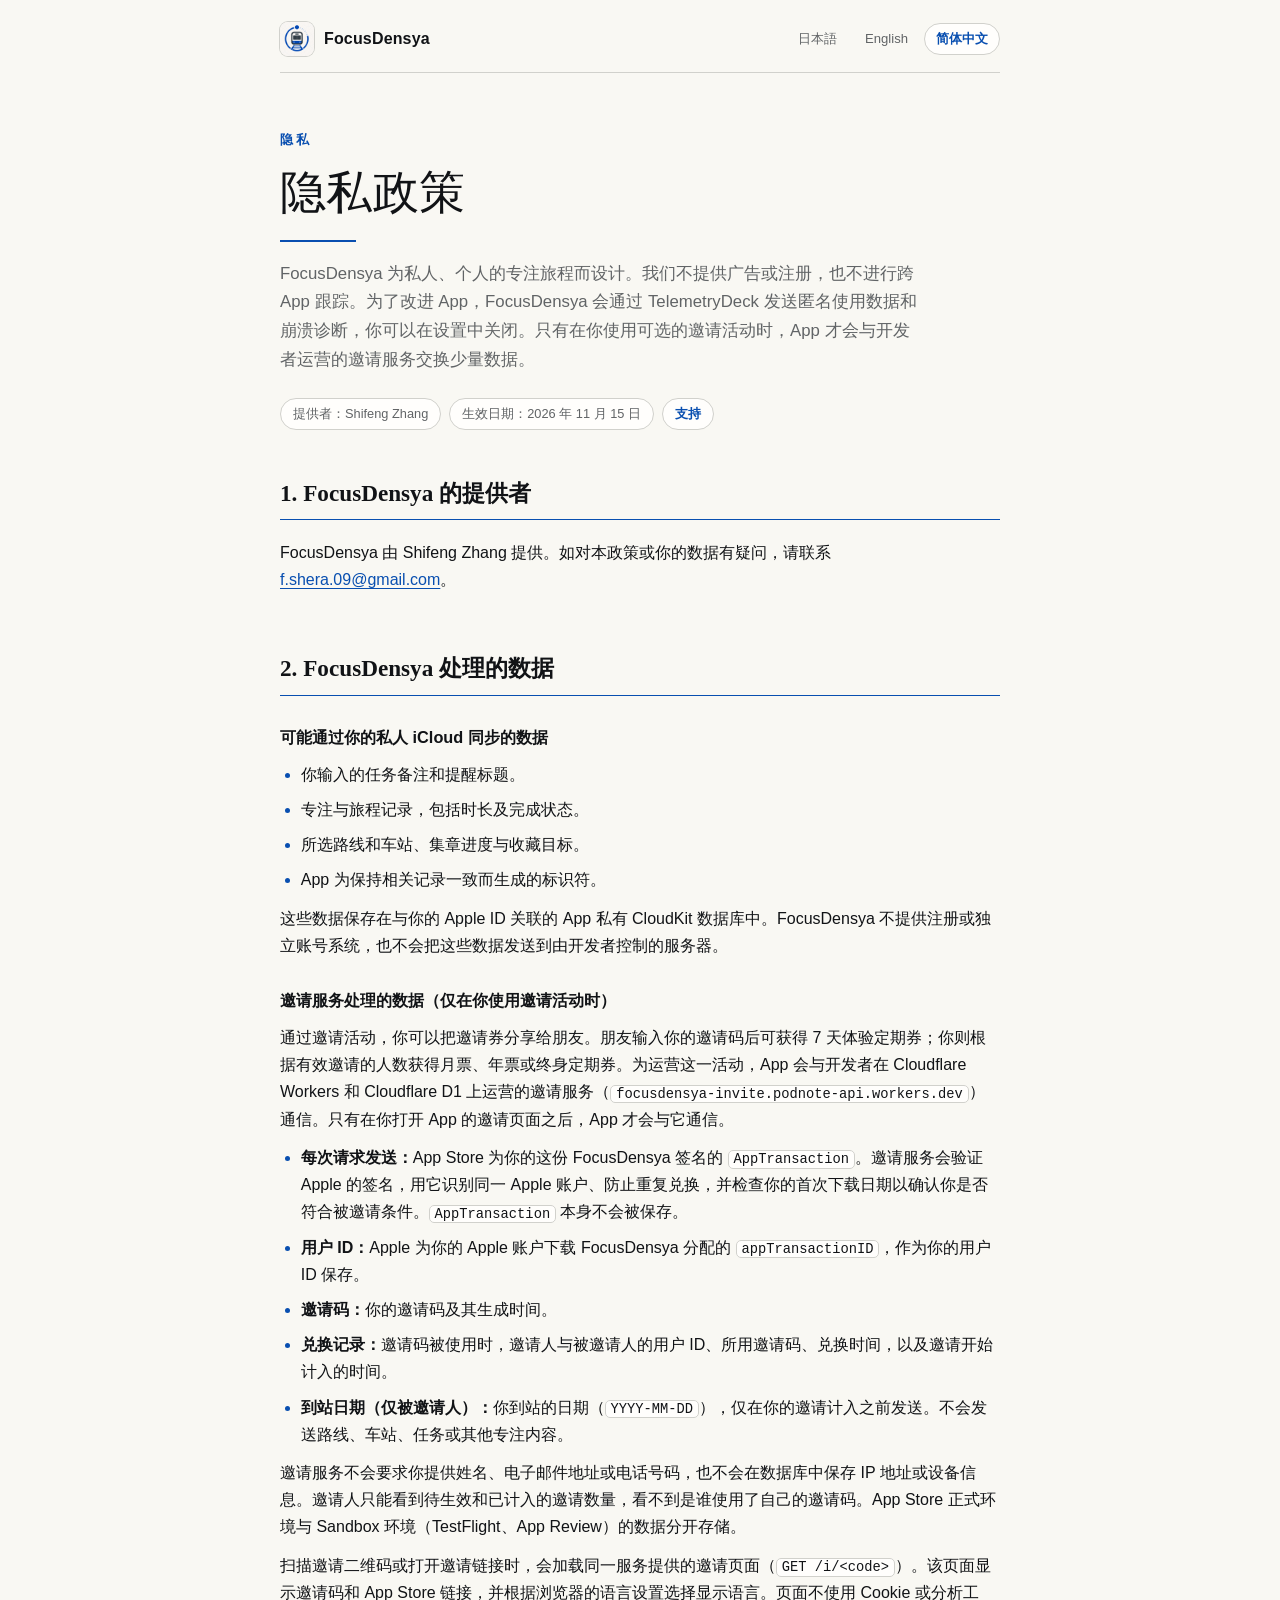
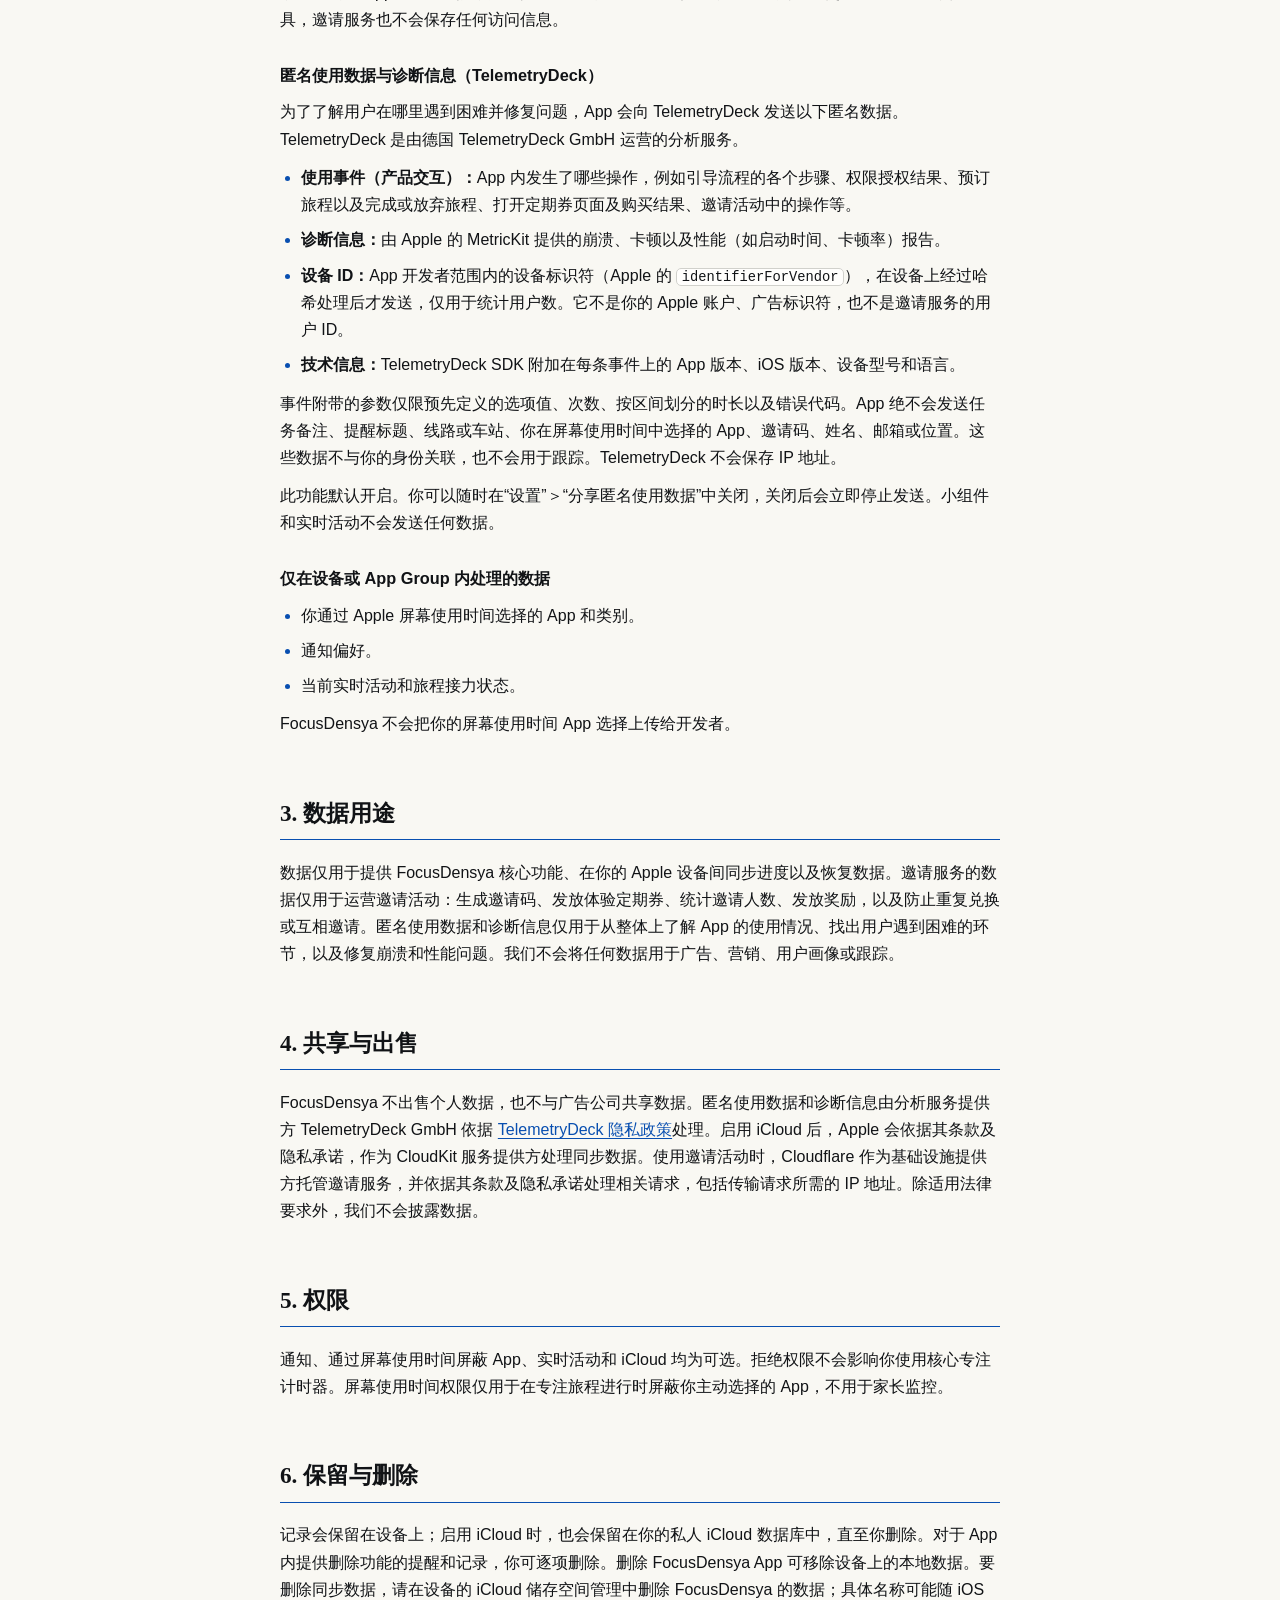
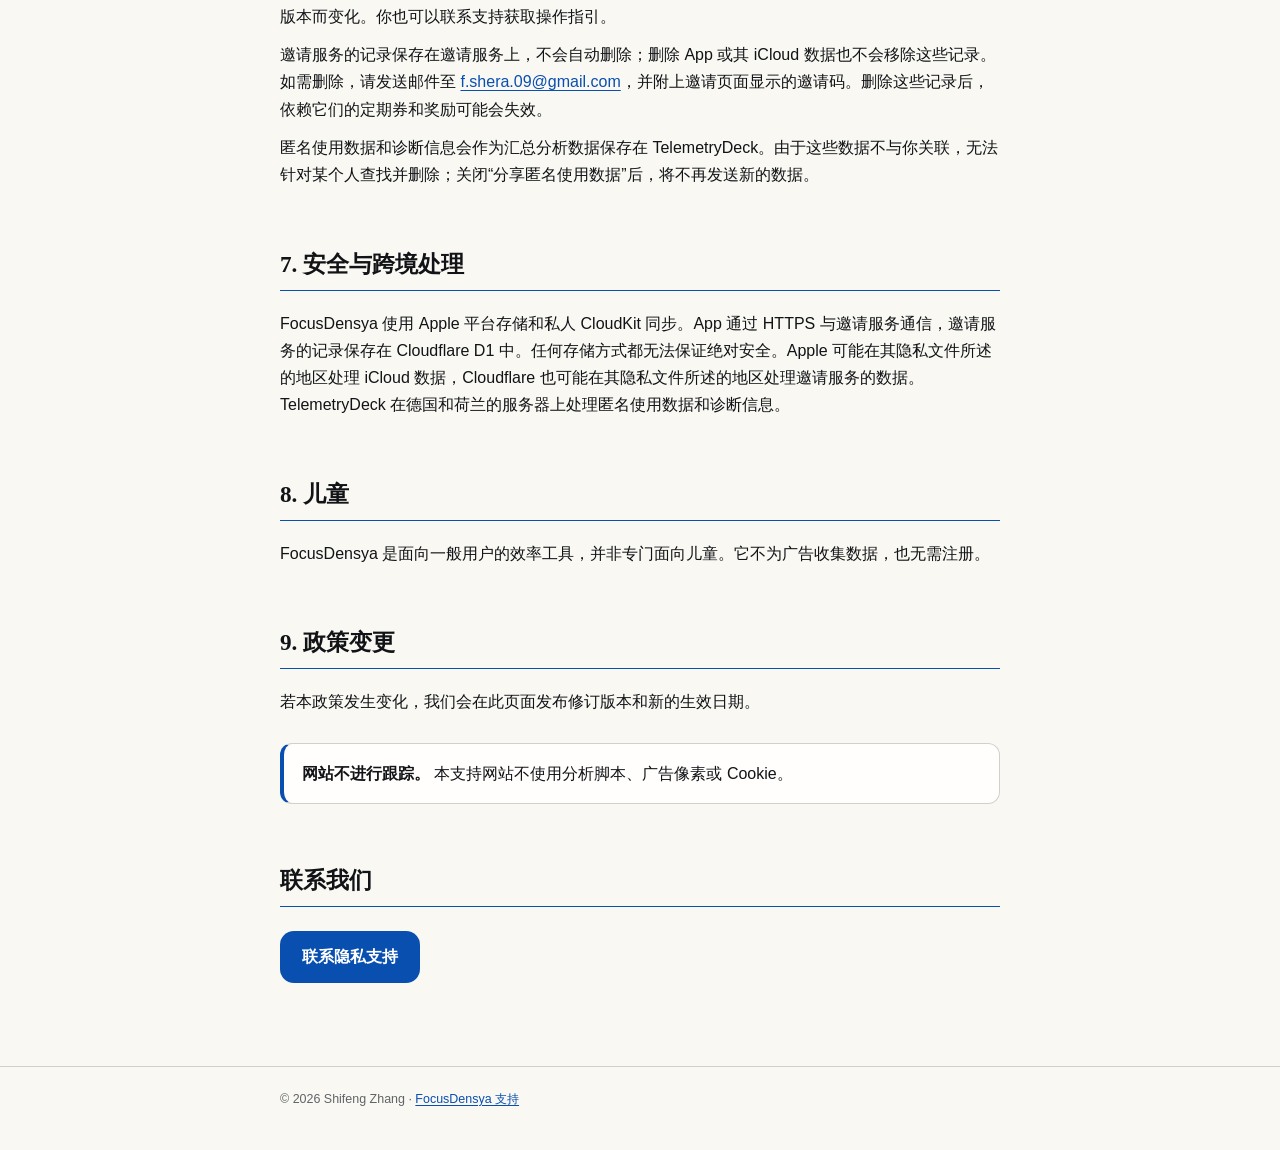
<file: zh-hans/privacy/index.html>
<!doctype html>
<html lang="zh-Hans">
<head>
  <meta charset="utf-8"><meta name="viewport" content="width=device-width, initial-scale=1">
  <meta name="description" content="FocusDensya 隐私政策"><title>隐私政策 — FocusDensya</title>
  <link rel="stylesheet" href="../../styles.css">
  <link rel="icon" href="../../app-icon.png"><link rel="apple-touch-icon" href="../../app-icon.png">
  <meta name="theme-color" content="#f9f8f3" media="(prefers-color-scheme: light)"><meta name="theme-color" content="#131517" media="(prefers-color-scheme: dark)">
</head>
<body>
  <header class="shell topbar">
    <a class="brand" href="../../"><img class="brand-mark" src="../../app-icon.png" alt="" width="34" height="34">FocusDensya</a>
    <nav class="languages" aria-label="语言"><a href="../../ja/privacy/">日本語</a><a href="../../en/privacy/">English</a><a href="./" aria-current="page">简体中文</a></nav>
  </header>
  <main class="shell document">
    <p class="eyebrow">隐私</p><h1>隐私政策</h1>
    <p class="lede">FocusDensya 为私人、个人的专注旅程而设计。我们不提供广告或注册，也不进行跨 App 跟踪。为了改进 App，FocusDensya 会通过 TelemetryDeck 发送匿名使用数据和崩溃诊断，你可以在设置中关闭。只有在你使用可选的邀请活动时，App 才会与开发者运营的邀请服务交换少量数据。</p>
    <div class="doc-meta"><span>提供者：Shifeng Zhang</span><span>生效日期：2026 年 11 月 15 日</span><a href="../support/">支持</a></div>
    <article class="content">
      <h2>1. FocusDensya 的提供者</h2>
      <p>FocusDensya 由 Shifeng Zhang 提供。如对本政策或你的数据有疑问，请联系 <a href="mailto:f.shera.09@gmail.com">f.shera.09@gmail.com</a>。</p>

      <h2>2. FocusDensya 处理的数据</h2>
      <h3>可能通过你的私人 iCloud 同步的数据</h3>
      <ul>
        <li>你输入的任务备注和提醒标题。</li>
        <li>专注与旅程记录，包括时长及完成状态。</li>
        <li>所选路线和车站、集章进度与收藏目标。</li>
        <li>App 为保持相关记录一致而生成的标识符。</li>
      </ul>
      <p>这些数据保存在与你的 Apple ID 关联的 App 私有 CloudKit 数据库中。FocusDensya 不提供注册或独立账号系统，也不会把这些数据发送到由开发者控制的服务器。</p>

      <h3>邀请服务处理的数据（仅在你使用邀请活动时）</h3>
      <p>通过邀请活动，你可以把邀请券分享给朋友。朋友输入你的邀请码后可获得 7 天体验定期券；你则根据有效邀请的人数获得月票、年票或终身定期券。为运营这一活动，App 会与开发者在 Cloudflare Workers 和 Cloudflare D1 上运营的邀请服务（<code>focusdensya-invite.podnote-api.workers.dev</code>）通信。只有在你打开 App 的邀请页面之后，App 才会与它通信。</p>
      <ul>
        <li><strong>每次请求发送：</strong>App Store 为你的这份 FocusDensya 签名的 <code>AppTransaction</code>。邀请服务会验证 Apple 的签名，用它识别同一 Apple 账户、防止重复兑换，并检查你的首次下载日期以确认你是否符合被邀请条件。<code>AppTransaction</code> 本身不会被保存。</li>
        <li><strong>用户 ID：</strong>Apple 为你的 Apple 账户下载 FocusDensya 分配的 <code>appTransactionID</code>，作为你的用户 ID 保存。</li>
        <li><strong>邀请码：</strong>你的邀请码及其生成时间。</li>
        <li><strong>兑换记录：</strong>邀请码被使用时，邀请人与被邀请人的用户 ID、所用邀请码、兑换时间，以及邀请开始计入的时间。</li>
        <li><strong>到站日期（仅被邀请人）：</strong>你到站的日期（<code>YYYY-MM-DD</code>），仅在你的邀请计入之前发送。不会发送路线、车站、任务或其他专注内容。</li>
      </ul>
      <p>邀请服务不会要求你提供姓名、电子邮件地址或电话号码，也不会在数据库中保存 IP 地址或设备信息。邀请人只能看到待生效和已计入的邀请数量，看不到是谁使用了自己的邀请码。App Store 正式环境与 Sandbox 环境（TestFlight、App Review）的数据分开存储。</p>
      <p>扫描邀请二维码或打开邀请链接时，会加载同一服务提供的邀请页面（<code>GET /i/&lt;code&gt;</code>）。该页面显示邀请码和 App Store 链接，并根据浏览器的语言设置选择显示语言。页面不使用 Cookie 或分析工具，邀请服务也不会保存任何访问信息。</p>

      <h3>匿名使用数据与诊断信息（TelemetryDeck）</h3>
      <p>为了了解用户在哪里遇到困难并修复问题，App 会向 TelemetryDeck 发送以下匿名数据。TelemetryDeck 是由德国 TelemetryDeck GmbH 运营的分析服务。</p>
      <ul>
        <li><strong>使用事件（产品交互）：</strong>App 内发生了哪些操作，例如引导流程的各个步骤、权限授权结果、预订旅程以及完成或放弃旅程、打开定期券页面及购买结果、邀请活动中的操作等。</li>
        <li><strong>诊断信息：</strong>由 Apple 的 MetricKit 提供的崩溃、卡顿以及性能（如启动时间、卡顿率）报告。</li>
        <li><strong>设备 ID：</strong>App 开发者范围内的设备标识符（Apple 的 <code>identifierForVendor</code>），在设备上经过哈希处理后才发送，仅用于统计用户数。它不是你的 Apple 账户、广告标识符，也不是邀请服务的用户 ID。</li>
        <li><strong>技术信息：</strong>TelemetryDeck SDK 附加在每条事件上的 App 版本、iOS 版本、设备型号和语言。</li>
      </ul>
      <p>事件附带的参数仅限预先定义的选项值、次数、按区间划分的时长以及错误代码。App 绝不会发送任务备注、提醒标题、线路或车站、你在屏幕使用时间中选择的 App、邀请码、姓名、邮箱或位置。这些数据不与你的身份关联，也不会用于跟踪。TelemetryDeck 不会保存 IP 地址。</p>
      <p>此功能默认开启。你可以随时在“设置”＞“分享匿名使用数据”中关闭，关闭后会立即停止发送。小组件和实时活动不会发送任何数据。</p>

      <h3>仅在设备或 App Group 内处理的数据</h3>
      <ul>
        <li>你通过 Apple 屏幕使用时间选择的 App 和类别。</li>
        <li>通知偏好。</li>
        <li>当前实时活动和旅程接力状态。</li>
      </ul>
      <p>FocusDensya 不会把你的屏幕使用时间 App 选择上传给开发者。</p>

      <h2>3. 数据用途</h2>
      <p>数据仅用于提供 FocusDensya 核心功能、在你的 Apple 设备间同步进度以及恢复数据。邀请服务的数据仅用于运营邀请活动：生成邀请码、发放体验定期券、统计邀请人数、发放奖励，以及防止重复兑换或互相邀请。匿名使用数据和诊断信息仅用于从整体上了解 App 的使用情况、找出用户遇到困难的环节，以及修复崩溃和性能问题。我们不会将任何数据用于广告、营销、用户画像或跟踪。</p>

      <h2>4. 共享与出售</h2>
      <p>FocusDensya 不出售个人数据，也不与广告公司共享数据。匿名使用数据和诊断信息由分析服务提供方 TelemetryDeck GmbH 依据 <a href="https://telemetrydeck.com/privacy/">TelemetryDeck 隐私政策</a>处理。启用 iCloud 后，Apple 会依据其条款及隐私承诺，作为 CloudKit 服务提供方处理同步数据。使用邀请活动时，Cloudflare 作为基础设施提供方托管邀请服务，并依据其条款及隐私承诺处理相关请求，包括传输请求所需的 IP 地址。除适用法律要求外，我们不会披露数据。</p>

      <h2>5. 权限</h2>
      <p>通知、通过屏幕使用时间屏蔽 App、实时活动和 iCloud 均为可选。拒绝权限不会影响你使用核心专注计时器。屏幕使用时间权限仅用于在专注旅程进行时屏蔽你主动选择的 App，不用于家长监控。</p>

      <h2>6. 保留与删除</h2>
      <p>记录会保留在设备上；启用 iCloud 时，也会保留在你的私人 iCloud 数据库中，直至你删除。对于 App 内提供删除功能的提醒和记录，你可逐项删除。删除 FocusDensya App 可移除设备上的本地数据。要删除同步数据，请在设备的 iCloud 储存空间管理中删除 FocusDensya 的数据；具体名称可能随 iOS 版本而变化。你也可以联系支持获取操作指引。</p>
      <p>邀请服务的记录保存在邀请服务上，不会自动删除；删除 App 或其 iCloud 数据也不会移除这些记录。如需删除，请发送邮件至 <a href="mailto:f.shera.09@gmail.com">f.shera.09@gmail.com</a>，并附上邀请页面显示的邀请码。删除这些记录后，依赖它们的定期券和奖励可能会失效。</p>
      <p>匿名使用数据和诊断信息会作为汇总分析数据保存在 TelemetryDeck。由于这些数据不与你关联，无法针对某个人查找并删除；关闭“分享匿名使用数据”后，将不再发送新的数据。</p>

      <h2>7. 安全与跨境处理</h2>
      <p>FocusDensya 使用 Apple 平台存储和私人 CloudKit 同步。App 通过 HTTPS 与邀请服务通信，邀请服务的记录保存在 Cloudflare D1 中。任何存储方式都无法保证绝对安全。Apple 可能在其隐私文件所述的地区处理 iCloud 数据，Cloudflare 也可能在其隐私文件所述的地区处理邀请服务的数据。TelemetryDeck 在德国和荷兰的服务器上处理匿名使用数据和诊断信息。</p>

      <h2>8. 儿童</h2>
      <p>FocusDensya 是面向一般用户的效率工具，并非专门面向儿童。它不为广告收集数据，也无需注册。</p>

      <h2>9. 政策变更</h2>
      <p>若本政策发生变化，我们会在此页面发布修订版本和新的生效日期。</p>
      <div class="notice"><strong>网站不进行跟踪。</strong> 本支持网站不使用分析脚本、广告像素或 Cookie。</div>
      <h2>联系我们</h2><p><a class="contact" href="mailto:f.shera.09@gmail.com?subject=FocusDensya%20Privacy">联系隐私支持</a></p>
    </article>
  </main>
  <footer><div class="shell">© 2026 Shifeng Zhang · <a href="../support/">FocusDensya 支持</a></div></footer>
</body>
</html>
</file>
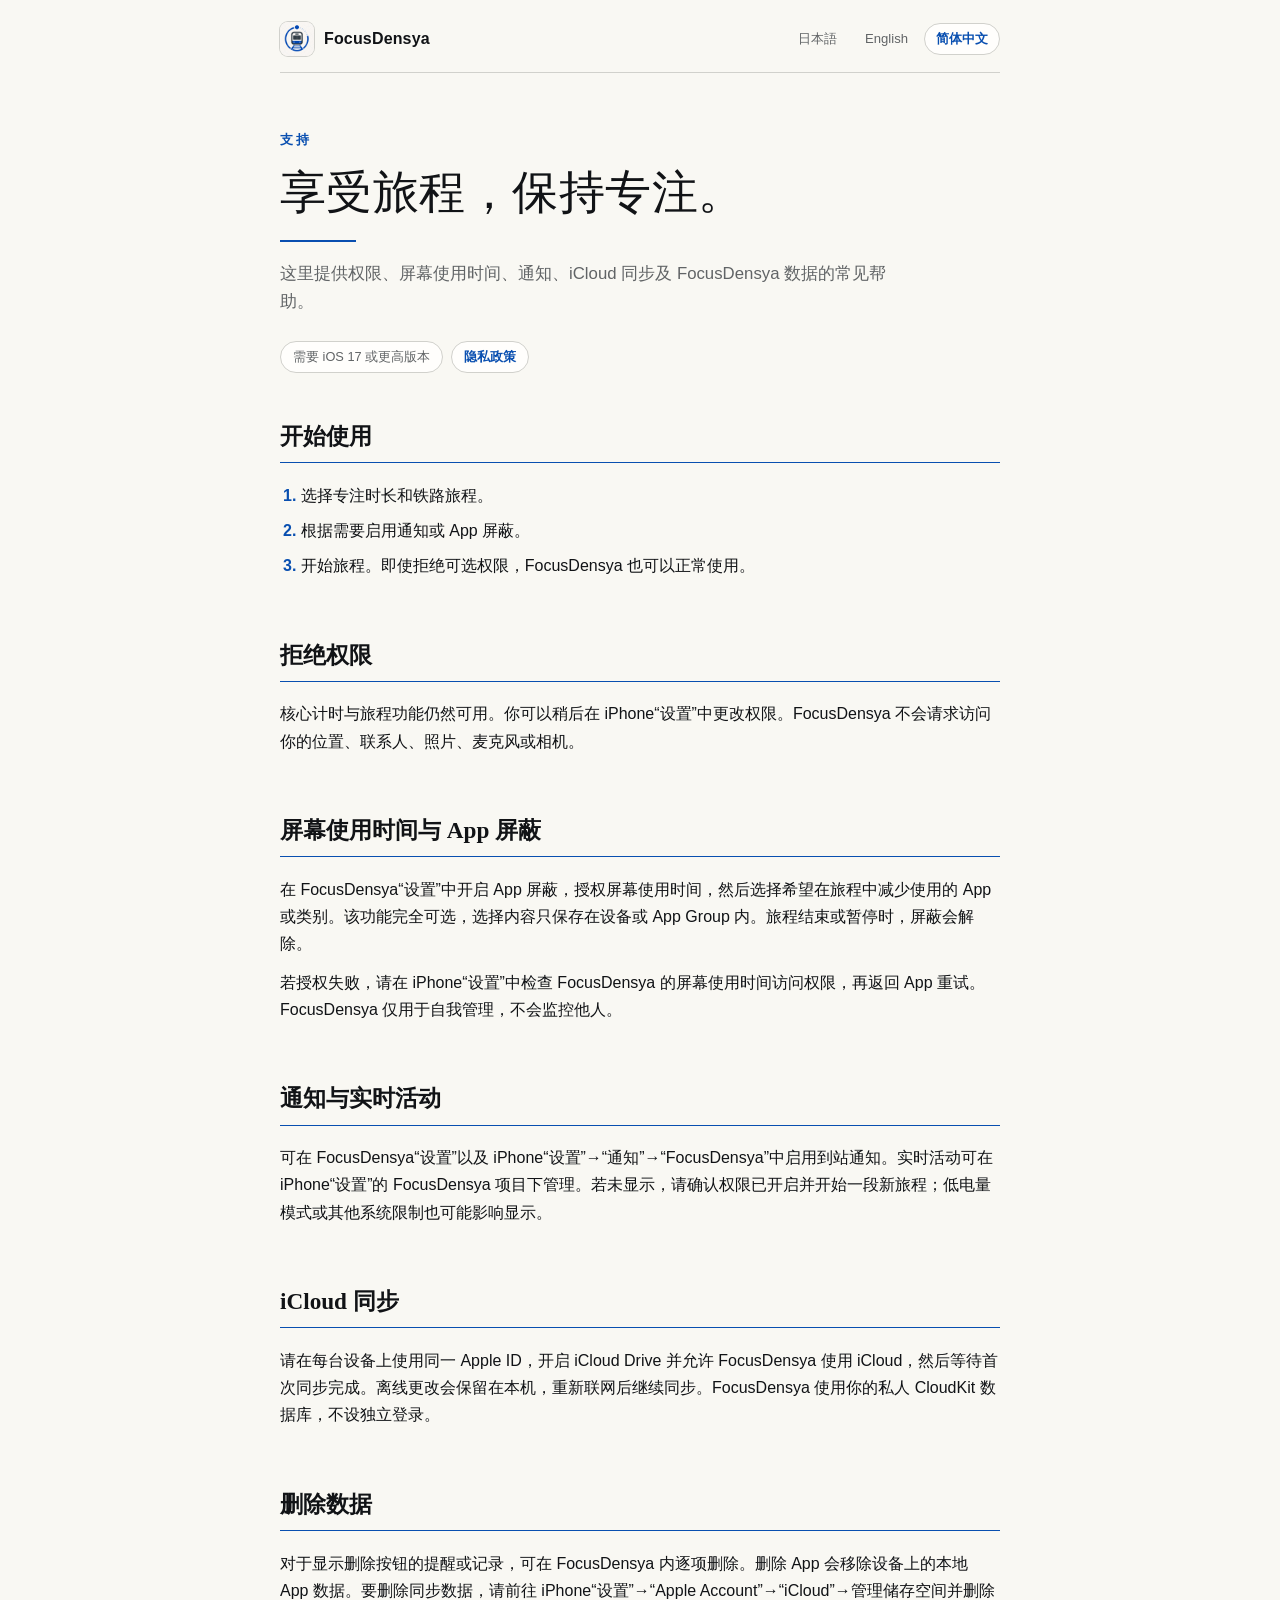
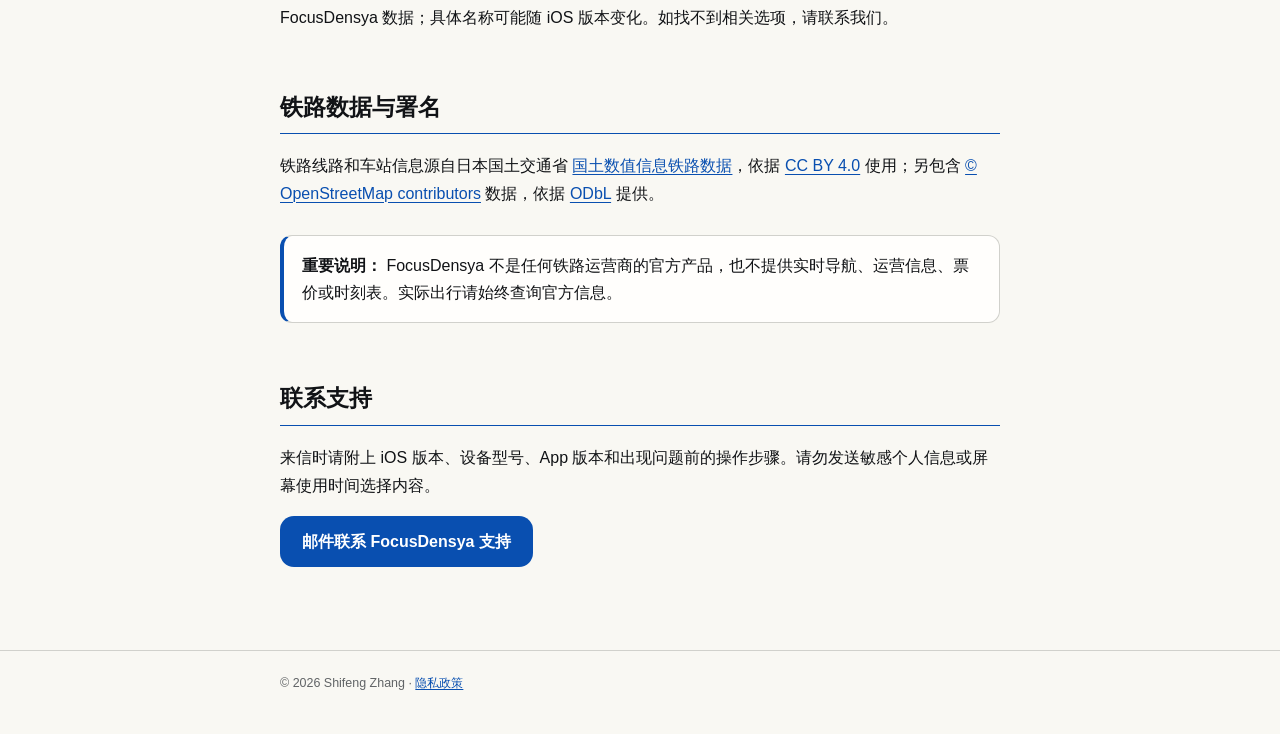
<file: zh-hans/support/index.html>
<!doctype html>
<html lang="zh-Hans">
<head>
  <meta charset="utf-8"><meta name="viewport" content="width=device-width, initial-scale=1">
  <meta name="description" content="FocusDensya 帮助与支持"><title>支持 — FocusDensya</title>
  <link rel="stylesheet" href="../../styles.css">
  <link rel="icon" href="../../app-icon.png"><link rel="apple-touch-icon" href="../../app-icon.png">
  <meta name="theme-color" content="#f9f8f3" media="(prefers-color-scheme: light)"><meta name="theme-color" content="#131517" media="(prefers-color-scheme: dark)">
</head>
<body>
  <header class="shell topbar">
    <a class="brand" href="../../"><img class="brand-mark" src="../../app-icon.png" alt="" width="34" height="34">FocusDensya</a>
    <nav class="languages" aria-label="语言"><a href="../../ja/support/">日本語</a><a href="../../en/support/">English</a><a href="./" aria-current="page">简体中文</a></nav>
  </header>
  <main class="shell document">
    <p class="eyebrow">支持</p><h1>享受旅程，保持专注。</h1>
    <p class="lede">这里提供权限、屏幕使用时间、通知、iCloud 同步及 FocusDensya 数据的常见帮助。</p>
    <div class="doc-meta"><span>需要 iOS 17 或更高版本</span><a href="../privacy/">隐私政策</a></div>
    <article class="content">
      <h2>开始使用</h2>
      <ol><li>选择专注时长和铁路旅程。</li><li>根据需要启用通知或 App 屏蔽。</li><li>开始旅程。即使拒绝可选权限，FocusDensya 也可以正常使用。</li></ol>

      <h2>拒绝权限</h2>
      <p>核心计时与旅程功能仍然可用。你可以稍后在 iPhone“设置”中更改权限。FocusDensya 不会请求访问你的位置、联系人、照片、麦克风或相机。</p>

      <h2>屏幕使用时间与 App 屏蔽</h2>
      <p>在 FocusDensya“设置”中开启 App 屏蔽，授权屏幕使用时间，然后选择希望在旅程中减少使用的 App 或类别。该功能完全可选，选择内容只保存在设备或 App Group 内。旅程结束或暂停时，屏蔽会解除。</p>
      <p>若授权失败，请在 iPhone“设置”中检查 FocusDensya 的屏幕使用时间访问权限，再返回 App 重试。FocusDensya 仅用于自我管理，不会监控他人。</p>

      <h2>通知与实时活动</h2>
      <p>可在 FocusDensya“设置”以及 iPhone“设置”→“通知”→“FocusDensya”中启用到站通知。实时活动可在 iPhone“设置”的 FocusDensya 项目下管理。若未显示，请确认权限已开启并开始一段新旅程；低电量模式或其他系统限制也可能影响显示。</p>

      <h2>iCloud 同步</h2>
      <p>请在每台设备上使用同一 Apple ID，开启 iCloud Drive 并允许 FocusDensya 使用 iCloud，然后等待首次同步完成。离线更改会保留在本机，重新联网后继续同步。FocusDensya 使用你的私人 CloudKit 数据库，不设独立登录。</p>

      <h2>删除数据</h2>
      <p>对于显示删除按钮的提醒或记录，可在 FocusDensya 内逐项删除。删除 App 会移除设备上的本地 App 数据。要删除同步数据，请前往 iPhone“设置”→“Apple Account”→“iCloud”→管理储存空间并删除 FocusDensya 数据；具体名称可能随 iOS 版本变化。如找不到相关选项，请联系我们。</p>

      <h2>铁路数据与署名</h2>
      <p>铁路线路和车站信息源自日本国土交通省 <a href="https://nlftp.mlit.go.jp/ksj/gml/datalist/KsjTmplt-N02-2025.html">国土数值信息铁路数据</a>，依据 <a href="https://creativecommons.org/licenses/by/4.0/">CC BY 4.0</a> 使用；另包含 <a href="https://www.openstreetmap.org/copyright">© OpenStreetMap contributors</a> 数据，依据 <a href="https://opendatacommons.org/licenses/odbl/1-0/">ODbL</a> 提供。</p>
      <div class="notice"><strong>重要说明：</strong> FocusDensya 不是任何铁路运营商的官方产品，也不提供实时导航、运营信息、票价或时刻表。实际出行请始终查询官方信息。</div>

      <h2>联系支持</h2>
      <p>来信时请附上 iOS 版本、设备型号、App 版本和出现问题前的操作步骤。请勿发送敏感个人信息或屏幕使用时间选择内容。</p>
      <p><a class="contact" href="mailto:f.shera.09@gmail.com?subject=FocusDensya%20Support">邮件联系 FocusDensya 支持</a></p>
    </article>
  </main>
  <footer><div class="shell">© 2026 Shifeng Zhang · <a href="../privacy/">隐私政策</a></div></footer>
</body>
</html>
</file>
<file: styles.css>
/* Mirrors the app's editorial paper style (FocusPalette / FocusType in the
   FocusDensya app): cream paper, ink, station-sign blue, Mincho/Song headings. */

:root {
  color-scheme: light dark;
  --bg: #f9f8f3;
  --surface: #fffefc;
  --ink: #111316;
  --secondary: #616466;
  --divider: #d1d1cc;
  --blue: #094fb0;
  --action: #094fb0;
  --signal: #e0a33a;
  --serif: ui-serif, "New York", "Iowan Old Style", Georgia, "Hiragino Mincho ProN", "Songti SC", serif;
}

@media (prefers-color-scheme: dark) {
  :root {
    --bg: #131517;
    --surface: #202225;
    --ink: #f0e8d6;
    --secondary: #b3ada1;
    --divider: #4d4d47;
    --blue: #639ee6;
    --action: #0c4c9e;
  }
}

:lang(ja) { --serif: "Hiragino Mincho ProN", "Yu Mincho", "Noto Serif JP", "Songti SC", serif; }
:lang(zh) { --serif: "Songti SC", "STSong", "Noto Serif SC", "Source Han Serif SC", "Hiragino Mincho ProN", serif; }

* { box-sizing: border-box; }

html { scroll-behavior: smooth; -webkit-text-size-adjust: 100%; }

body {
  margin: 0;
  min-height: 100vh;
  background: var(--bg);
  color: var(--ink);
  font-family: -apple-system, BlinkMacSystemFont, "SF Pro Text", "Hiragino Sans", "PingFang SC", "Noto Sans CJK JP", sans-serif;
  font-size: 16px;
  line-height: 1.7;
  -webkit-font-smoothing: antialiased;
}

a { color: var(--blue); text-underline-offset: 0.2em; text-decoration-thickness: 1px; }
a:hover { text-decoration-thickness: 2px; }

.shell { width: min(100% - 40px, 720px); margin-inline: auto; }

/* Header: app icon + name, language switch */
.topbar {
  display: flex;
  align-items: center;
  justify-content: space-between;
  gap: 14px 20px;
  flex-wrap: wrap;
  padding: 22px 0 16px;
  border-bottom: 1px solid var(--divider);
}

.brand {
  display: inline-flex;
  align-items: center;
  gap: 10px;
  color: var(--ink);
  font-size: 1rem;
  font-weight: 700;
  letter-spacing: 0.01em;
  text-decoration: none;
}

.brand-mark {
  width: 34px;
  height: 34px;
  border-radius: 8px;
  box-shadow: 0 0 0 1px var(--divider);
}

.languages { display: flex; flex-wrap: wrap; gap: 4px; font-size: 0.82rem; }
.languages a {
  padding: 4px 11px;
  border: 1px solid transparent;
  border-radius: 999px;
  color: var(--secondary);
  text-decoration: none;
}
.languages a:hover { color: var(--blue); }
.languages a[aria-current="page"] { border-color: var(--divider); background: var(--surface); color: var(--blue); font-weight: 700; }

main { padding: 56px 0 72px; }

/* Page title, like FocusSectionHeader: spaced blue eyebrow, serif title, short blue rule */
.eyebrow {
  margin: 0 0 14px;
  color: var(--blue);
  font-size: 0.82rem;
  font-weight: 700;
  letter-spacing: 0.22em;
  text-transform: uppercase;
}

h1, h2 { font-family: var(--serif); }
h1 {
  margin: 0;
  font-size: clamp(2.1rem, 8vw, 2.9rem);
  font-weight: 500;
  line-height: 1.22;
  letter-spacing: 0.01em;
}
h1::after {
  content: "";
  display: block;
  width: 76px;
  height: 2px;
  margin-top: 18px;
  background: var(--blue);
}

.lede { max-width: 640px; margin: 18px 0 0; color: var(--secondary); font-size: 1.05rem; line-height: 1.7; }

.doc-meta {
  display: flex;
  flex-wrap: wrap;
  gap: 8px;
  margin-top: 24px;
  font-size: 0.8rem;
}
.doc-meta > * {
  padding: 4px 12px;
  border: 1px solid var(--divider);
  border-radius: 999px;
  background: var(--surface);
  color: var(--secondary);
  text-decoration: none;
}
.doc-meta a { color: var(--blue); font-weight: 600; }

/* Language picker on the home page */
.rail-line { position: relative; height: 24px; margin: 40px 0 8px; }
.rail-line::before { content: ""; position: absolute; top: 10px; left: 0; right: 0; height: 3px; border-radius: 2px; background: var(--blue); }
.rail-line::after {
  content: "";
  position: absolute;
  inset: 0;
  --station: var(--bg) 5px, var(--blue) 5.5px 8.5px, transparent 9px;
  background:
    radial-gradient(circle at 16.66% 11.5px, var(--station)),
    radial-gradient(circle at 50% 11.5px, var(--station)),
    radial-gradient(circle at 83.33% 11.5px, var(--station));
}

.cards { display: grid; grid-template-columns: repeat(3, 1fr); gap: 12px; margin-top: 20px; }
.card {
  display: block;
  padding: 20px;
  border: 1px solid var(--divider);
  border-radius: 16px;
  background: var(--surface);
  color: var(--ink);
  text-decoration: none;
  transition: border-color 160ms ease, transform 160ms ease;
}
.card:hover { border-color: var(--blue); transform: translateY(-2px); }
.card .code { color: var(--blue); font: 700 0.72rem ui-monospace, Menlo, monospace; letter-spacing: 0.14em; }
.card h2 { margin: 18px 0 4px; font-size: 1.5rem; font-weight: 600; }
.card p { margin: 0; color: var(--secondary); font-size: 0.88rem; }

/* Document body: flat paper, sections underlined in blue like the app */
.content { margin-top: 48px; }
.content h2 {
  margin: 2.6em 0 0.8em;
  padding-bottom: 10px;
  border-bottom: 1.5px solid var(--blue);
  font-size: 1.45rem;
  font-weight: 600;
  line-height: 1.35;
}
.content h2:first-child { margin-top: 0; }
.content h3 { margin: 1.8em 0 0.4em; font-size: 1.02rem; font-weight: 700; line-height: 1.5; }
.content p, .content ul, .content ol { margin: 0.7em 0; }
.content ul, .content ol { padding-left: 1.3em; }
.content ul li::marker { color: var(--blue); }
.content ol li::marker { color: var(--blue); font-weight: 700; }
.content li + li { margin-top: 0.5em; }
.content code {
  padding: 0.05em 0.35em;
  border: 1px solid var(--divider);
  border-radius: 5px;
  background: var(--surface);
  font: 0.86em ui-monospace, Menlo, monospace;
  overflow-wrap: anywhere;
}

.notice {
  margin: 28px 0 0;
  padding: 16px 18px;
  border: 1px solid var(--divider);
  border-left: 4px solid var(--blue);
  border-radius: 12px;
  background: var(--surface);
}

.contact {
  display: inline-flex;
  align-items: center;
  justify-content: center;
  min-height: 50px;
  margin-top: 6px;
  padding: 12px 22px;
  border-radius: 14px;
  background: var(--action);
  color: #fff;
  font-weight: 600;
  text-decoration: none;
}
.contact:hover { color: #fff; filter: brightness(1.08); }

footer { padding: 22px 0 40px; border-top: 1px solid var(--divider); color: var(--secondary); font-size: 0.78rem; }

@media (max-width: 680px) {
  main { padding-top: 40px; }
  .cards { grid-template-columns: 1fr; }
  .card h2 { margin-top: 10px; }
  .rail-line { display: none; }
}

@media (prefers-reduced-motion: reduce) {
  html { scroll-behavior: auto; }
  .card { transition: none; }
}
</file>
